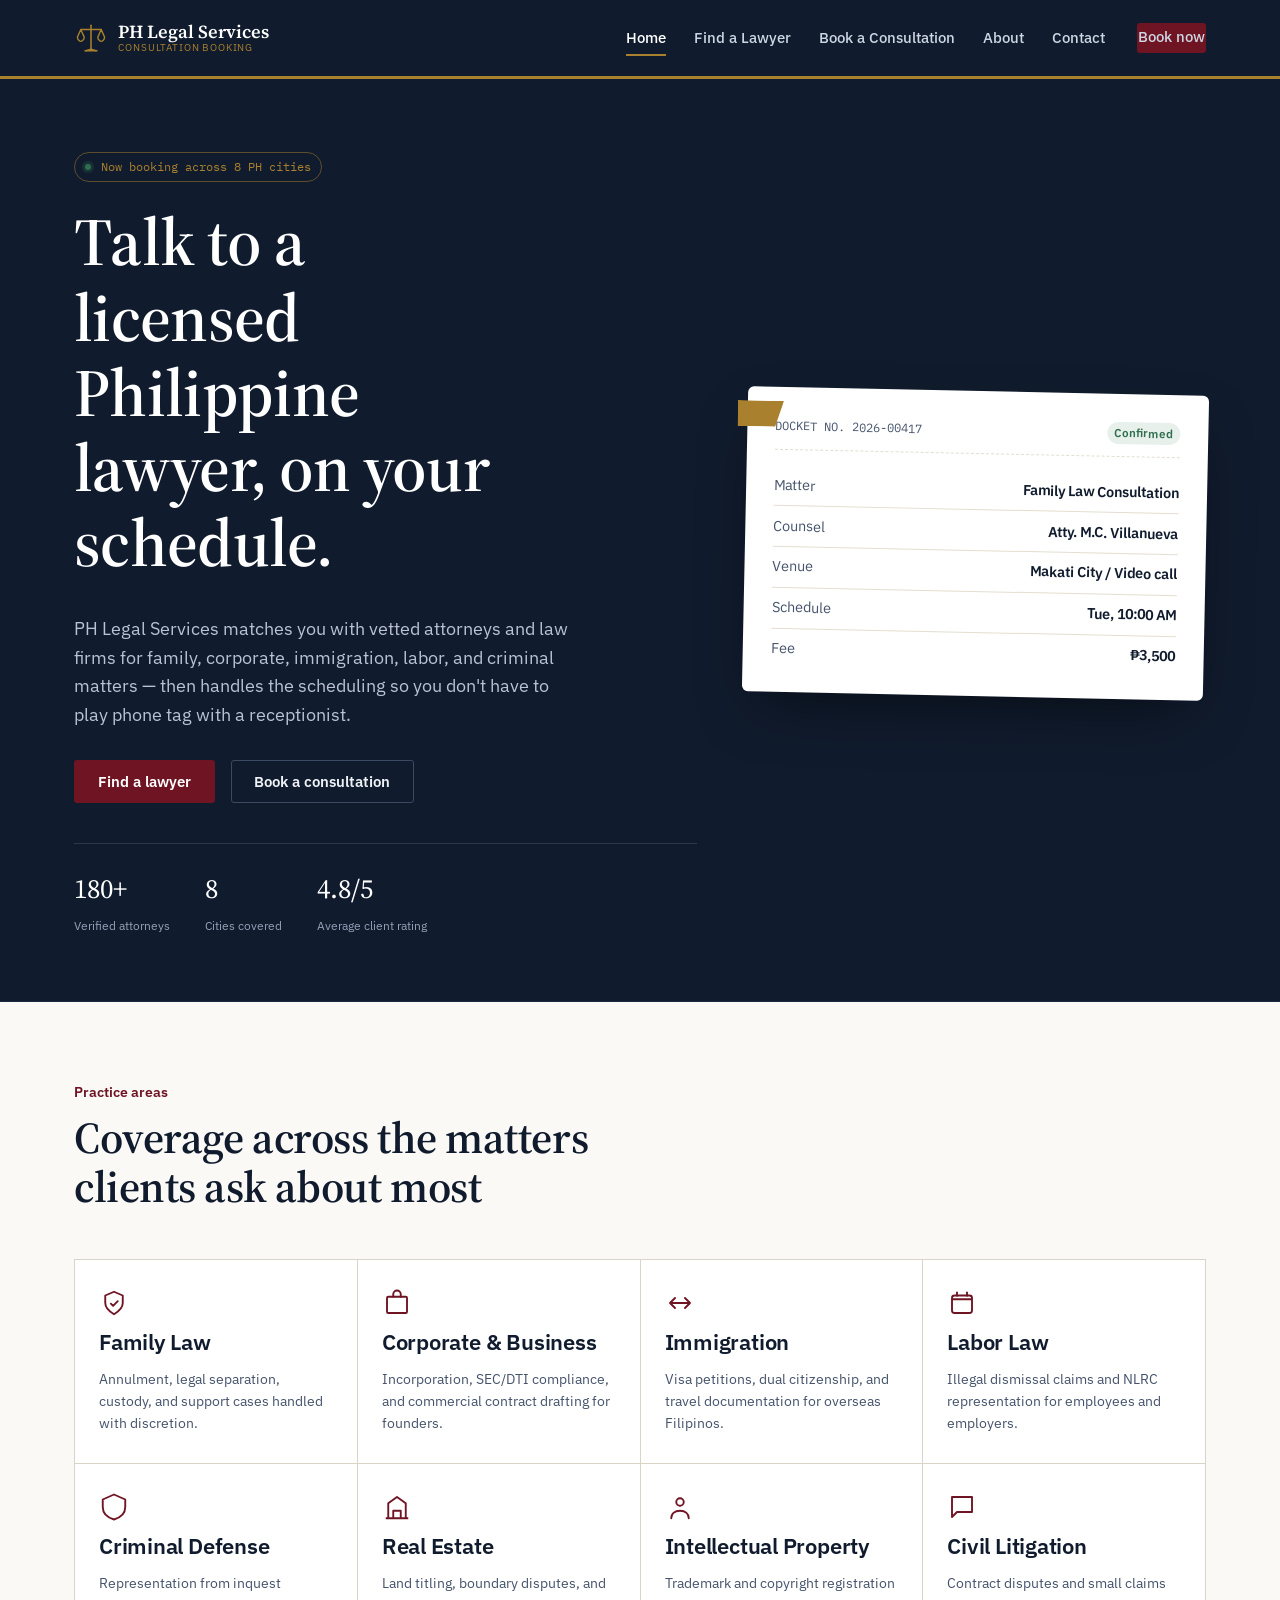
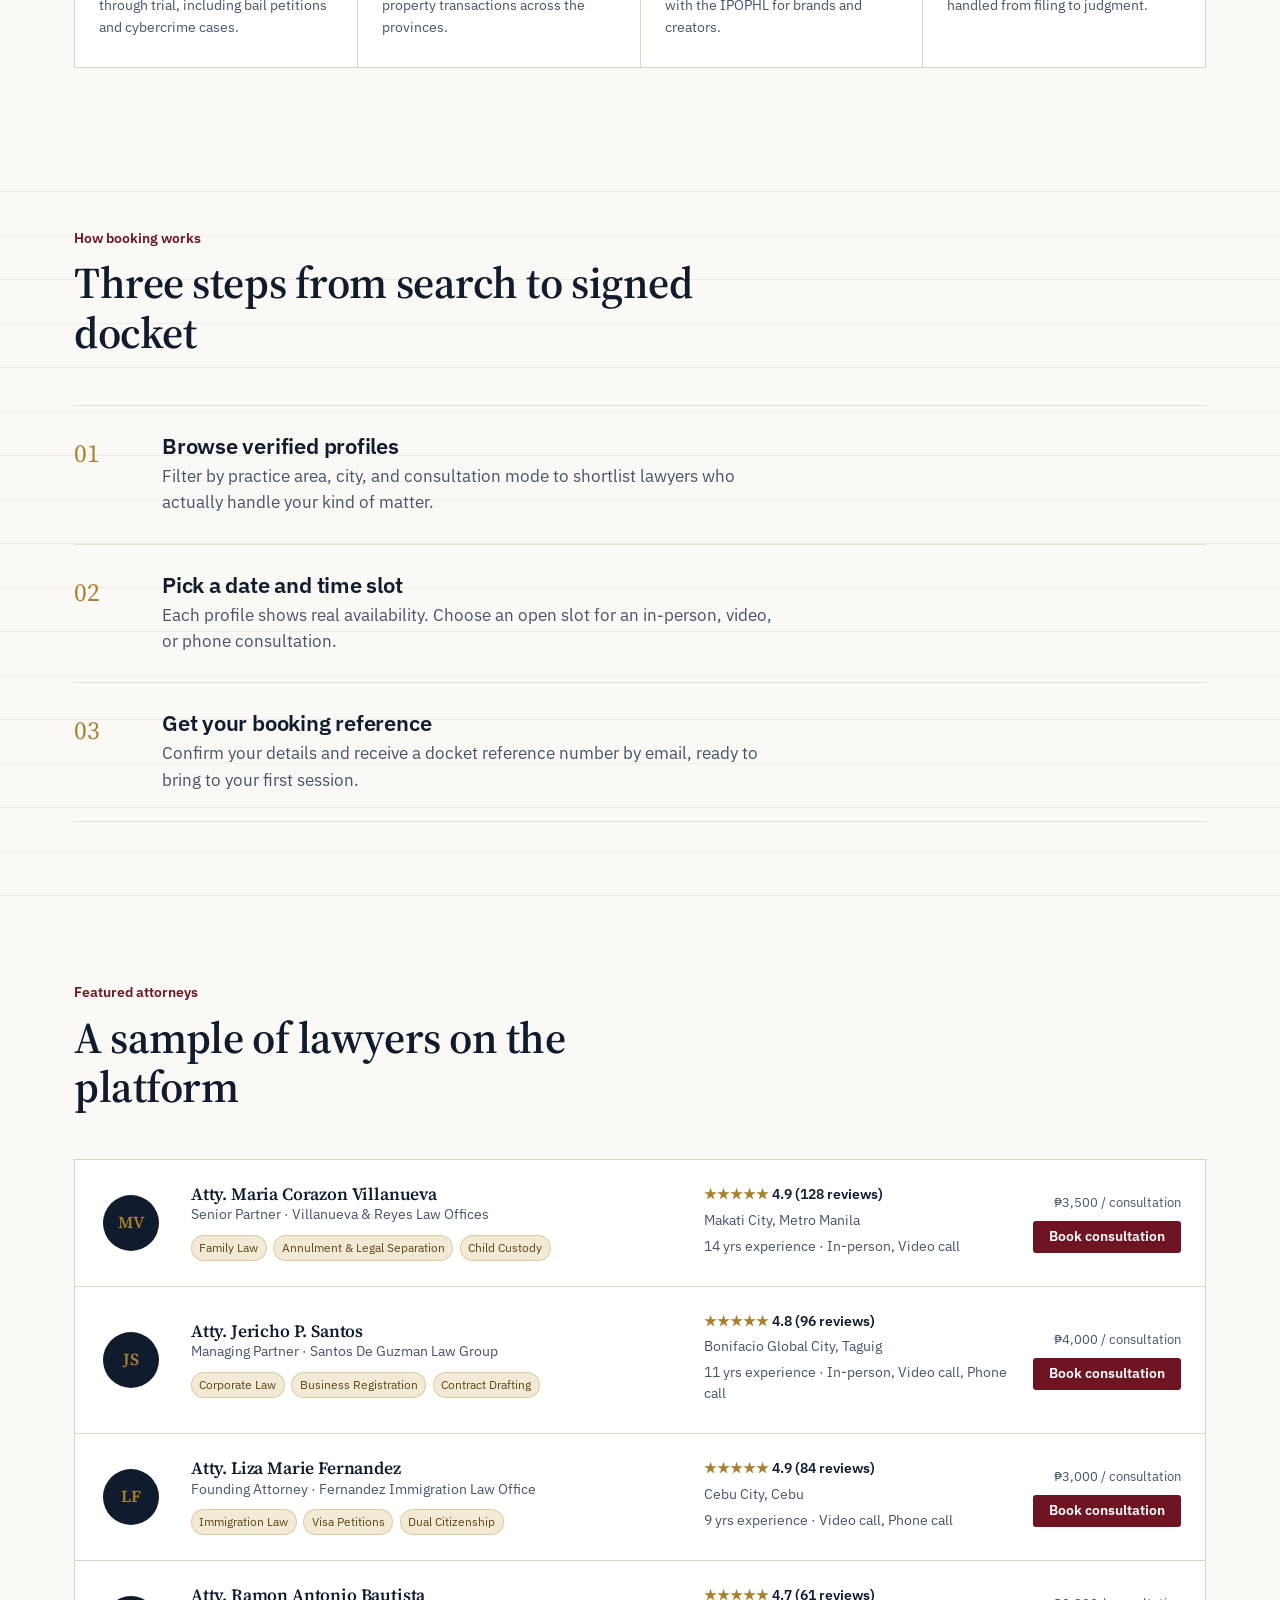
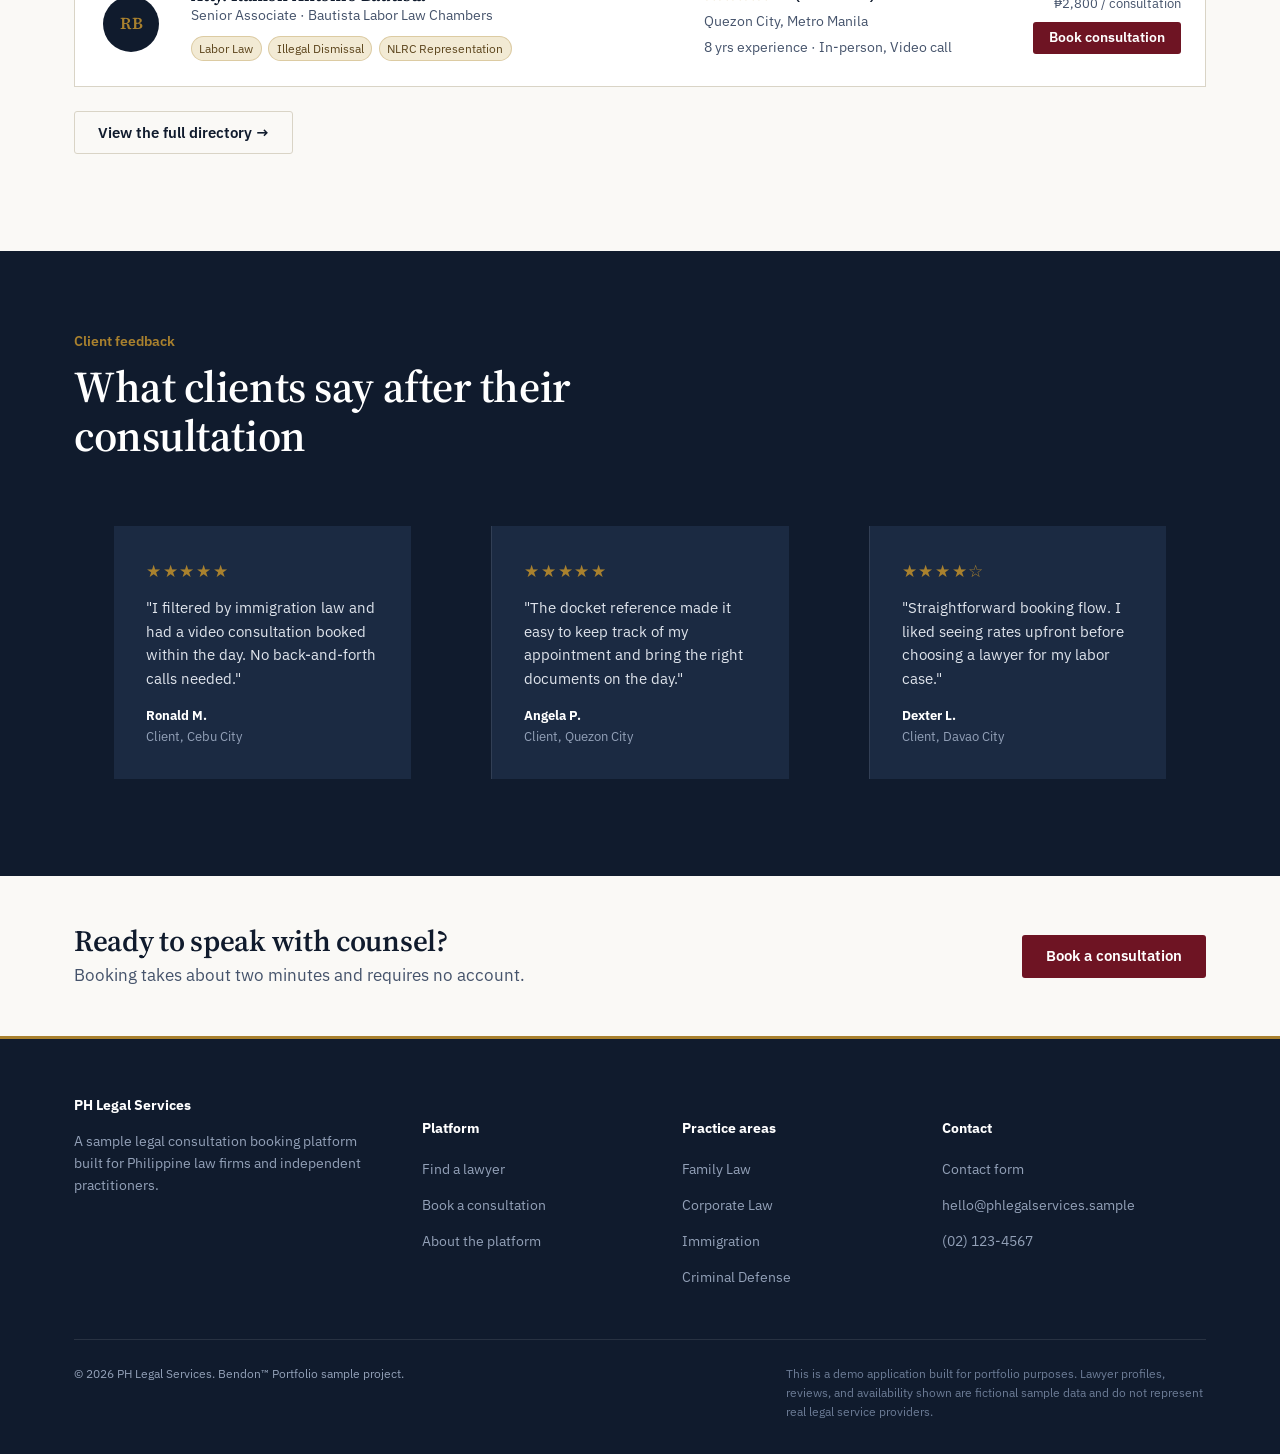
<file: index.html>
<!DOCTYPE html>
<html lang="en">
<head>
<meta charset="UTF-8">
<meta name="viewport" content="width=device-width, initial-scale=1.0">
<title>PH Legal Services — Book PH Lawyers &amp; Law Firms Online</title>
<meta name="description" content="A sample consultation booking platform connecting clients with lawyers and law firms across the Philippines. Portfolio project — no real bookings are processed.">
<link rel="preconnect" href="https://fonts.googleapis.com">
<link rel="preconnect" href="https://fonts.gstatic.com" crossorigin>
<link href="https://fonts.googleapis.com/css2?family=Source+Serif+4:wght@400;500;600;700&family=IBM+Plex+Sans:wght@400;500;600;700&family=IBM+Plex+Mono:wght@400;500&display=swap" rel="stylesheet">
<link rel="stylesheet" href="css/style.css">
</head>
<body>

<header class="site-header">
  <div class="container">
    <a href="index.html" class="brand">
      <svg class="brand-mark" viewBox="0 0 40 40" fill="none" xmlns="http://www.w3.org/2000/svg" aria-hidden="true">
        <path d="M20 5V33" stroke="#A9812E" stroke-width="1.8" stroke-linecap="round"/>
        <path d="M8 10H32" stroke="#A9812E" stroke-width="1.8" stroke-linecap="round"/>
        <path d="M8 10L4 19C4 22 7 24 8 24C9 24 12 22 12 19L8 10Z" stroke="#A9812E" stroke-width="1.6" stroke-linejoin="round"/>
        <path d="M32 10L28 19C28 22 31 24 32 24C33 24 36 22 36 19L32 10Z" stroke="#A9812E" stroke-width="1.6" stroke-linejoin="round"/>
        <path d="M13 35H27" stroke="#A9812E" stroke-width="1.8" stroke-linecap="round"/>
        <path d="M20 33L14 35" stroke="#A9812E" stroke-width="1.6" stroke-linecap="round"/>
        <path d="M20 33L26 35" stroke="#A9812E" stroke-width="1.6" stroke-linecap="round"/>
      </svg>
      <span class="brand-text">
        <span class="brand-name">PH Legal Services</span>
        <span class="brand-tag">CONSULTATION BOOKING</span>
      </span>
    </a>
    <nav class="main-nav" id="main-nav">
      <ul>
        <li><a href="index.html" aria-current="page">Home</a></li>
        <li><a href="lawyers.html">Find a Lawyer</a></li>
        <li><a href="booking.html">Book a Consultation</a></li>
        <li><a href="about.html">About</a></li>
        <li><a href="contact.html">Contact</a></li>
      </ul>
      <div class="nav-cta">
        <a href="booking.html" class="btn btn-primary btn-sm">Book now</a>
      </div>
    </nav>
    <button class="nav-toggle" aria-label="Toggle menu" aria-expanded="false">☰</button>
  </div>
</header>

<main>

  <section class="hero">
    <div class="container">
      <div class="hero-copy">
        <span class="docket-tag"><span class="dot"></span> Now booking across 8 PH cities</span>
        <h1>Talk to a licensed Philippine lawyer, on your schedule.</h1>
        <p class="lede">PH Legal Services matches you with vetted attorneys and law firms for family, corporate, immigration, labor, and criminal matters — then handles the scheduling so you don't have to play phone tag with a receptionist.</p>
        <div class="hero-actions">
          <a href="lawyers.html" class="btn btn-primary">Find a lawyer</a>
          <a href="booking.html" class="btn btn-ghost">Book a consultation</a>
        </div>
        <div class="hero-stats">
          <div><span class="stat-num">180+</span><span class="stat-label">Verified attorneys</span></div>
          <div><span class="stat-num">8</span><span class="stat-label">Cities covered</span></div>
          <div><span class="stat-num">4.8/5</span><span class="stat-label">Average client rating</span></div>
        </div>
      </div>

      <div class="docket-file" aria-hidden="true">
        <div class="df-head">
          <span class="df-no">DOCKET NO. 2026-00417</span>
          <span class="df-status">Confirmed</span>
        </div>
        <div class="df-row"><span class="k">Matter</span><span class="v">Family Law Consultation</span></div>
        <div class="df-row"><span class="k">Counsel</span><span class="v">Atty. M.C. Villanueva</span></div>
        <div class="df-row"><span class="k">Venue</span><span class="v">Makati City / Video call</span></div>
        <div class="df-row"><span class="k">Schedule</span><span class="v">Tue, 10:00 AM</span></div>
        <div class="df-row"><span class="k">Fee</span><span class="v">₱3,500</span></div>
      </div>
    </div>
  </section>

  <section class="section" id="areas">
    <div class="container">
      <div class="section-head">
        <span class="kicker">Practice areas</span>
        <h2>Coverage across the matters clients ask about most</h2>
      </div>
      <div class="areas-grid">
        <div class="area-card">
          <svg class="area-icon" viewBox="0 0 24 24" fill="none" stroke="currentColor" stroke-width="1.5"><path d="M12 21c-3-1.8-7-4.5-7-9V6l7-3 7 3v6c0 4.5-4 7.2-7 9Z" stroke-linejoin="round"/><path d="M9.5 12.5l1.8 1.8L15 10.5" stroke-linecap="round" stroke-linejoin="round"/></svg>
          <h4>Family Law</h4>
          <p>Annulment, legal separation, custody, and support cases handled with discretion.</p>
        </div>
        <div class="area-card">
          <svg class="area-icon" viewBox="0 0 24 24" fill="none" stroke="currentColor" stroke-width="1.5"><rect x="4" y="7" width="16" height="13" rx="1"/><path d="M9 7V5a3 3 0 0 1 6 0v2" stroke-linecap="round"/></svg>
          <h4>Corporate &amp; Business</h4>
          <p>Incorporation, SEC/DTI compliance, and commercial contract drafting for founders.</p>
        </div>
        <div class="area-card">
          <svg class="area-icon" viewBox="0 0 24 24" fill="none" stroke="currentColor" stroke-width="1.5"><path d="M4 12h16M4 12l4-4M4 12l4 4M20 12l-4-4M20 12l-4 4" stroke-linecap="round" stroke-linejoin="round"/></svg>
          <h4>Immigration</h4>
          <p>Visa petitions, dual citizenship, and travel documentation for overseas Filipinos.</p>
        </div>
        <div class="area-card">
          <svg class="area-icon" viewBox="0 0 24 24" fill="none" stroke="currentColor" stroke-width="1.5"><path d="M8 3v4M16 3v4M4 9h16M6 6h12a2 2 0 0 1 2 2v10a2 2 0 0 1-2 2H6a2 2 0 0 1-2-2V8a2 2 0 0 1 2-2Z"/></svg>
          <h4>Labor Law</h4>
          <p>Illegal dismissal claims and NLRC representation for employees and employers.</p>
        </div>
        <div class="area-card">
          <svg class="area-icon" viewBox="0 0 24 24" fill="none" stroke="currentColor" stroke-width="1.5"><path d="M12 2 3 6v6c0 5 4 8.5 9 10 5-1.5 9-5 9-10V6l-9-4Z" stroke-linejoin="round"/></svg>
          <h4>Criminal Defense</h4>
          <p>Representation from inquest through trial, including bail petitions and cybercrime cases.</p>
        </div>
        <div class="area-card">
          <svg class="area-icon" viewBox="0 0 24 24" fill="none" stroke="currentColor" stroke-width="1.5"><path d="M3 21h18M5 21V9l7-5 7 5v12M9 21v-6h6v6" stroke-linejoin="round"/></svg>
          <h4>Real Estate</h4>
          <p>Land titling, boundary disputes, and property transactions across the provinces.</p>
        </div>
        <div class="area-card">
          <svg class="area-icon" viewBox="0 0 24 24" fill="none" stroke="currentColor" stroke-width="1.5"><circle cx="12" cy="8" r="3"/><path d="M5 21c0-4 3-6 7-6s7 2 7 6" stroke-linecap="round"/></svg>
          <h4>Intellectual Property</h4>
          <p>Trademark and copyright registration with the IPOPHL for brands and creators.</p>
        </div>
        <div class="area-card">
          <svg class="area-icon" viewBox="0 0 24 24" fill="none" stroke="currentColor" stroke-width="1.5"><path d="M4 4h16v12H8l-4 4V4Z" stroke-linejoin="round"/></svg>
          <h4>Civil Litigation</h4>
          <p>Contract disputes and small claims handled from filing to judgment.</p>
        </div>
      </div>
    </div>
  </section>

  <section class="section section-ruled">
    <div class="container">
      <div class="section-head">
        <span class="kicker">How booking works</span>
        <h2>Three steps from search to signed docket</h2>
      </div>
      <ol class="process-list">
        <li>
          <div>
            <h4>Browse verified profiles</h4>
            <p>Filter by practice area, city, and consultation mode to shortlist lawyers who actually handle your kind of matter.</p>
          </div>
        </li>
        <li>
          <div>
            <h4>Pick a date and time slot</h4>
            <p>Each profile shows real availability. Choose an open slot for an in-person, video, or phone consultation.</p>
          </div>
        </li>
        <li>
          <div>
            <h4>Get your booking reference</h4>
            <p>Confirm your details and receive a docket reference number by email, ready to bring to your first session.</p>
          </div>
        </li>
      </ol>
    </div>
  </section>

  <section class="section" id="featured">
    <div class="container">
      <div class="section-head">
        <span class="kicker">Featured attorneys</span>
        <h2>A sample of lawyers on the platform</h2>
      </div>
      <div class="lawyer-list" data-lawyer-list data-limit="4"></div>
      <p style="margin-top:1.5rem;">
        <a href="lawyers.html" class="btn btn-ghost">View the full directory →</a>
      </p>
    </div>
  </section>

  <section class="section section-ink">
    <div class="container">
      <div class="section-head">
        <span class="kicker">Client feedback</span>
        <h2>What clients say after their consultation</h2>
      </div>
      <div class="testimonial-grid">
        <blockquote class="testimonial">
          <div class="stars">★★★★★</div>
          <p>"I filtered by immigration law and had a video consultation booked within the day. No back-and-forth calls needed."</p>
          <footer><strong>Ronald M.</strong> Client, Cebu City</footer>
        </blockquote>
        <blockquote class="testimonial">
          <div class="stars">★★★★★</div>
          <p>"The docket reference made it easy to keep track of my appointment and bring the right documents on the day."</p>
          <footer><strong>Angela P.</strong> Client, Quezon City</footer>
        </blockquote>
        <blockquote class="testimonial">
          <div class="stars">★★★★☆</div>
          <p>"Straightforward booking flow. I liked seeing rates upfront before choosing a lawyer for my labor case."</p>
          <footer><strong>Dexter L.</strong> Client, Davao City</footer>
        </blockquote>
      </div>
    </div>
  </section>

  <section class="section-tight">
    <div class="container" style="display:flex; justify-content:space-between; align-items:center; flex-wrap:wrap; gap:1.5rem;">
      <div>
        <h3 style="margin-bottom:0.3rem;">Ready to speak with counsel?</h3>
        <p style="margin-bottom:0; color:var(--ink-soft);">Booking takes about two minutes and requires no account.</p>
      </div>
      <a href="booking.html" class="btn btn-primary">Book a consultation</a>
    </div>
  </section>

</main>

<footer class="site-footer">
  <div class="container">
    <div class="footer-grid">
      <div class="footer-brand">
        <p><strong style="color:#fff;">PH Legal Services</strong></p>
        <p>A sample legal consultation booking platform built for Philippine law firms and independent practitioners.</p>
      </div>
      <div>
        <h5>Platform</h5>
        <ul>
          <li><a href="lawyers.html">Find a lawyer</a></li>
          <li><a href="booking.html">Book a consultation</a></li>
          <li><a href="about.html">About the platform</a></li>
        </ul>
      </div>
      <div>
        <h5>Practice areas</h5>
        <ul>
          <li><a href="lawyers.html">Family Law</a></li>
          <li><a href="lawyers.html">Corporate Law</a></li>
          <li><a href="lawyers.html">Immigration</a></li>
          <li><a href="lawyers.html">Criminal Defense</a></li>
        </ul>
      </div>
      <div>
        <h5>Contact</h5>
        <ul>
          <li><a href="contact.html">Contact form</a></li>
          <li><a href="mailto:hello@phlegalservices.sample">hello@phlegalservices.sample</a></li>
          <li><a href="tel:+6321234567">(02) 123-4567</a></li>
        </ul>
      </div>
    </div>
    <div class="footer-bottom">
      <span>© <span data-year></span> PH Legal Services. Bendon™ Portfolio sample project.</span>
      <span class="disclaimer">This is a demo application built for portfolio purposes. Lawyer profiles, reviews, and availability shown are fictional sample data and do not represent real legal service providers.</span>
    </div>
  </div>
</footer>

<script src="js/lawyers-data.js"></script>
<script src="js/main.js"></script>
<script src="js/directory.js"></script>
</body>
</html>
</file>
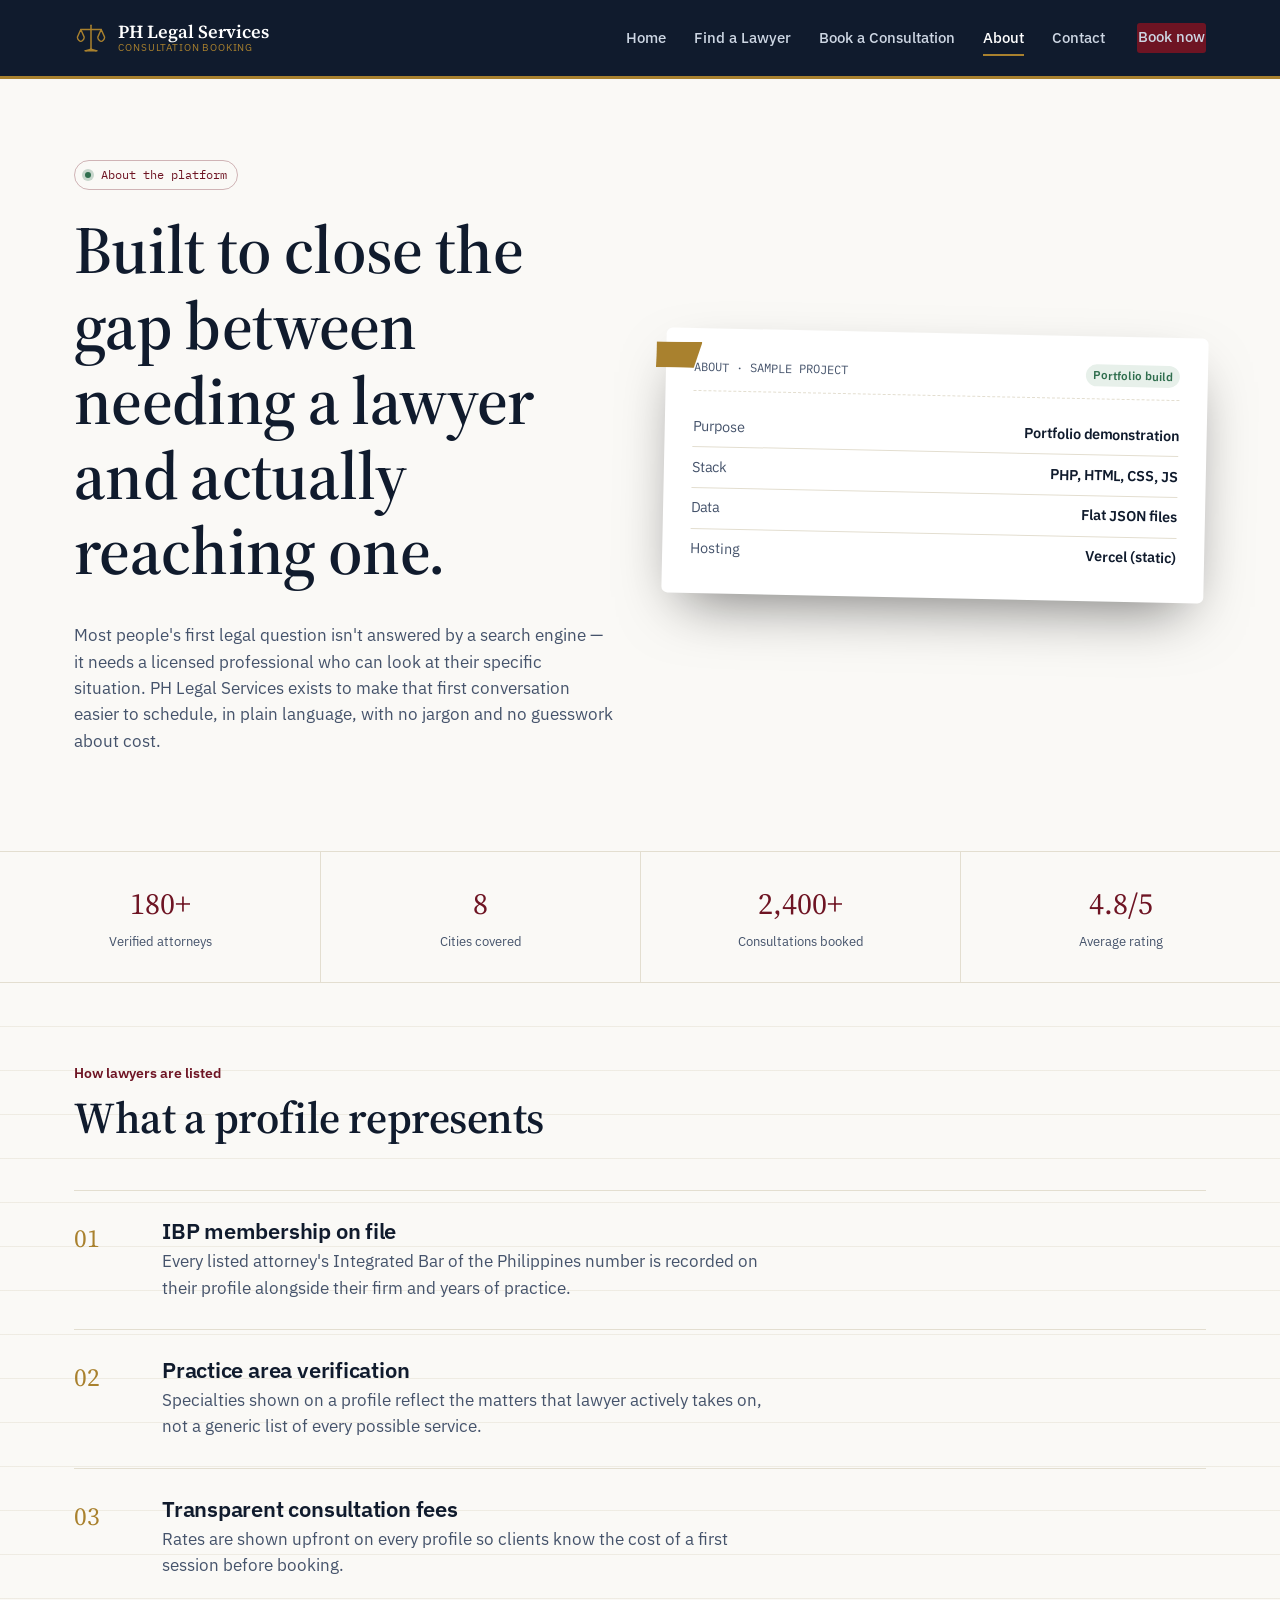
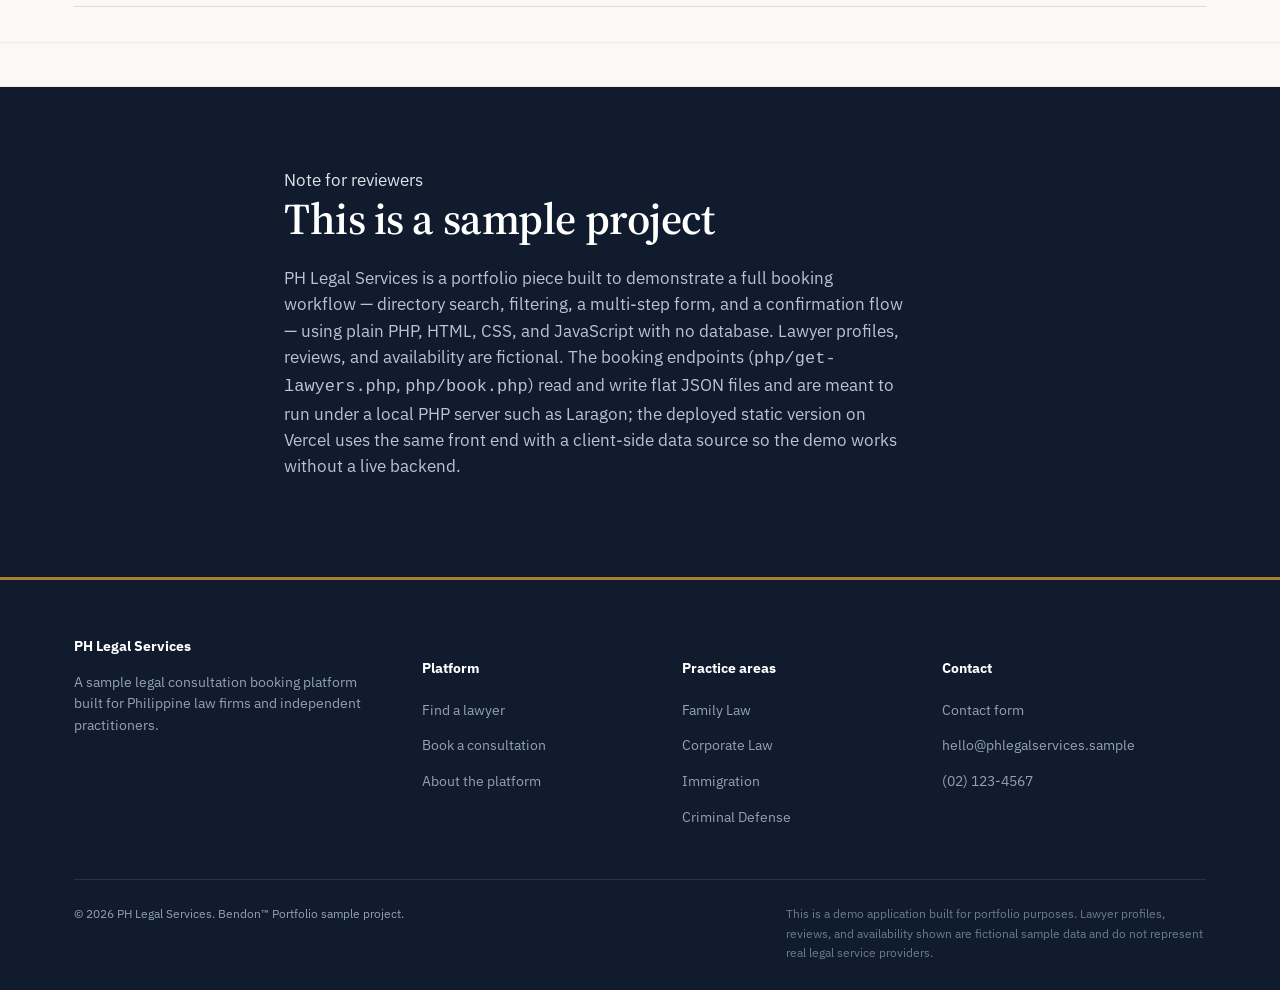
<file: about.html>
<!DOCTYPE html>
<html lang="en">
<head>
<meta charset="UTF-8">
<meta name="viewport" content="width=device-width, initial-scale=1.0">
<title>About — PH Legal Services</title>
<meta name="description" content="Why PH Legal Services exists and how it vets lawyers before listing them on the platform.">
<link rel="preconnect" href="https://fonts.googleapis.com">
<link rel="preconnect" href="https://fonts.gstatic.com" crossorigin>
<link href="https://fonts.googleapis.com/css2?family=Source+Serif+4:wght@400;500;600;700&family=IBM+Plex+Sans:wght@400;500;600;700&family=IBM+Plex+Mono:wght@400;500&display=swap" rel="stylesheet">
<link rel="stylesheet" href="css/style.css">
</head>
<body>

<header class="site-header">
  <div class="container">
    <a href="index.html" class="brand">
      <svg class="brand-mark" viewBox="0 0 40 40" fill="none" xmlns="http://www.w3.org/2000/svg" aria-hidden="true">
        <path d="M20 5V33" stroke="#A9812E" stroke-width="1.8" stroke-linecap="round"/>
        <path d="M8 10H32" stroke="#A9812E" stroke-width="1.8" stroke-linecap="round"/>
        <path d="M8 10L4 19C4 22 7 24 8 24C9 24 12 22 12 19L8 10Z" stroke="#A9812E" stroke-width="1.6" stroke-linejoin="round"/>
        <path d="M32 10L28 19C28 22 31 24 32 24C33 24 36 22 36 19L32 10Z" stroke="#A9812E" stroke-width="1.6" stroke-linejoin="round"/>
        <path d="M13 35H27" stroke="#A9812E" stroke-width="1.8" stroke-linecap="round"/>
        <path d="M20 33L14 35" stroke="#A9812E" stroke-width="1.6" stroke-linecap="round"/>
        <path d="M20 33L26 35" stroke="#A9812E" stroke-width="1.6" stroke-linecap="round"/>
      </svg>
      <span class="brand-text">
        <span class="brand-name">PH Legal Services</span>
        <span class="brand-tag">CONSULTATION BOOKING</span>
      </span>
    </a>
    <nav class="main-nav" id="main-nav">
      <ul>
        <li><a href="index.html">Home</a></li>
        <li><a href="lawyers.html">Find a Lawyer</a></li>
        <li><a href="booking.html">Book a Consultation</a></li>
        <li><a href="about.html" aria-current="page">About</a></li>
        <li><a href="contact.html">Contact</a></li>
      </ul>
      <div class="nav-cta">
        <a href="booking.html" class="btn btn-primary btn-sm">Book now</a>
      </div>
    </nav>
    <button class="nav-toggle" aria-label="Toggle menu" aria-expanded="false">☰</button>
  </div>
</header>

<main>

  <section class="section">
    <div class="container split-hero">
      <div>
        <span class="docket-tag" style="color:var(--maroon); border-color:rgba(110,20,35,0.3);"><span class="dot"></span> About the platform</span>
        <h1>Built to close the gap between needing a lawyer and actually reaching one.</h1>
        <p class="lede" style="color:var(--ink-soft);">Most people's first legal question isn't answered by a search engine — it needs a licensed professional who can look at their specific situation. PH Legal Services exists to make that first conversation easier to schedule, in plain language, with no jargon and no guesswork about cost.</p>
      </div>
      <div class="docket-file">
        <div class="df-head">
          <span class="df-no">ABOUT · SAMPLE PROJECT</span>
          <span class="df-status">Portfolio build</span>
        </div>
        <div class="df-row"><span class="k">Purpose</span><span class="v">Portfolio demonstration</span></div>
        <div class="df-row"><span class="k">Stack</span><span class="v">PHP, HTML, CSS, JS</span></div>
        <div class="df-row"><span class="k">Data</span><span class="v">Flat JSON files</span></div>
        <div class="df-row"><span class="k">Hosting</span><span class="v">Vercel (static)</span></div>
      </div>
    </div>
  </section>

  <section class="stat-strip">
    <div><span class="stat-num">180+</span><span class="stat-label">Verified attorneys</span></div>
    <div><span class="stat-num">8</span><span class="stat-label">Cities covered</span></div>
    <div><span class="stat-num">2,400+</span><span class="stat-label">Consultations booked</span></div>
    <div><span class="stat-num">4.8/5</span><span class="stat-label">Average rating</span></div>
  </section>

  <section class="section section-ruled">
    <div class="container">
      <div class="section-head">
        <span class="kicker">How lawyers are listed</span>
        <h2>What a profile represents</h2>
      </div>
      <ol class="process-list">
        <li>
          <div>
            <h4>IBP membership on file</h4>
            <p>Every listed attorney's Integrated Bar of the Philippines number is recorded on their profile alongside their firm and years of practice.</p>
          </div>
        </li>
        <li>
          <div>
            <h4>Practice area verification</h4>
            <p>Specialties shown on a profile reflect the matters that lawyer actively takes on, not a generic list of every possible service.</p>
          </div>
        </li>
        <li>
          <div>
            <h4>Transparent consultation fees</h4>
            <p>Rates are shown upfront on every profile so clients know the cost of a first session before booking.</p>
          </div>
        </li>
      </ol>
    </div>
  </section>

  <section class="section section-ink">
    <div class="container" style="max-width:760px;">
      <span class="kicker">Note for reviewers</span>
      <h2 style="color:#fff;">This is a sample project</h2>
      <p>PH Legal Services is a portfolio piece built to demonstrate a full booking workflow — directory search, filtering, a multi-step form, and a confirmation flow — using plain PHP, HTML, CSS, and JavaScript with no database. Lawyer profiles, reviews, and availability are fictional. The booking endpoints (<code>php/get-lawyers.php</code>, <code>php/book.php</code>) read and write flat JSON files and are meant to run under a local PHP server such as Laragon; the deployed static version on Vercel uses the same front end with a client-side data source so the demo works without a live backend.</p>
    </div>
  </section>

</main>

<footer class="site-footer">
  <div class="container">
    <div class="footer-grid">
      <div class="footer-brand">
        <p><strong style="color:#fff;">PH Legal Services</strong></p>
        <p>A sample legal consultation booking platform built for Philippine law firms and independent practitioners.</p>
      </div>
      <div>
        <h5>Platform</h5>
        <ul>
          <li><a href="lawyers.html">Find a lawyer</a></li>
          <li><a href="booking.html">Book a consultation</a></li>
          <li><a href="about.html">About the platform</a></li>
        </ul>
      </div>
      <div>
        <h5>Practice areas</h5>
        <ul>
          <li><a href="lawyers.html">Family Law</a></li>
          <li><a href="lawyers.html">Corporate Law</a></li>
          <li><a href="lawyers.html">Immigration</a></li>
          <li><a href="lawyers.html">Criminal Defense</a></li>
        </ul>
      </div>
      <div>
        <h5>Contact</h5>
        <ul>
          <li><a href="contact.html">Contact form</a></li>
          <li><a href="mailto:hello@phlegalservices.sample">hello@phlegalservices.sample</a></li>
          <li><a href="tel:+6321234567">(02) 123-4567</a></li>
        </ul>
      </div>
    </div>
    <div class="footer-bottom">
      <span>© <span data-year></span> PH Legal Services. Bendon™ Portfolio sample project.</span>
      <span class="disclaimer">This is a demo application built for portfolio purposes. Lawyer profiles, reviews, and availability shown are fictional sample data and do not represent real legal service providers.</span>
    </div>
  </div>
</footer>

<script src="js/main.js"></script>
</body>
</html>
</file>
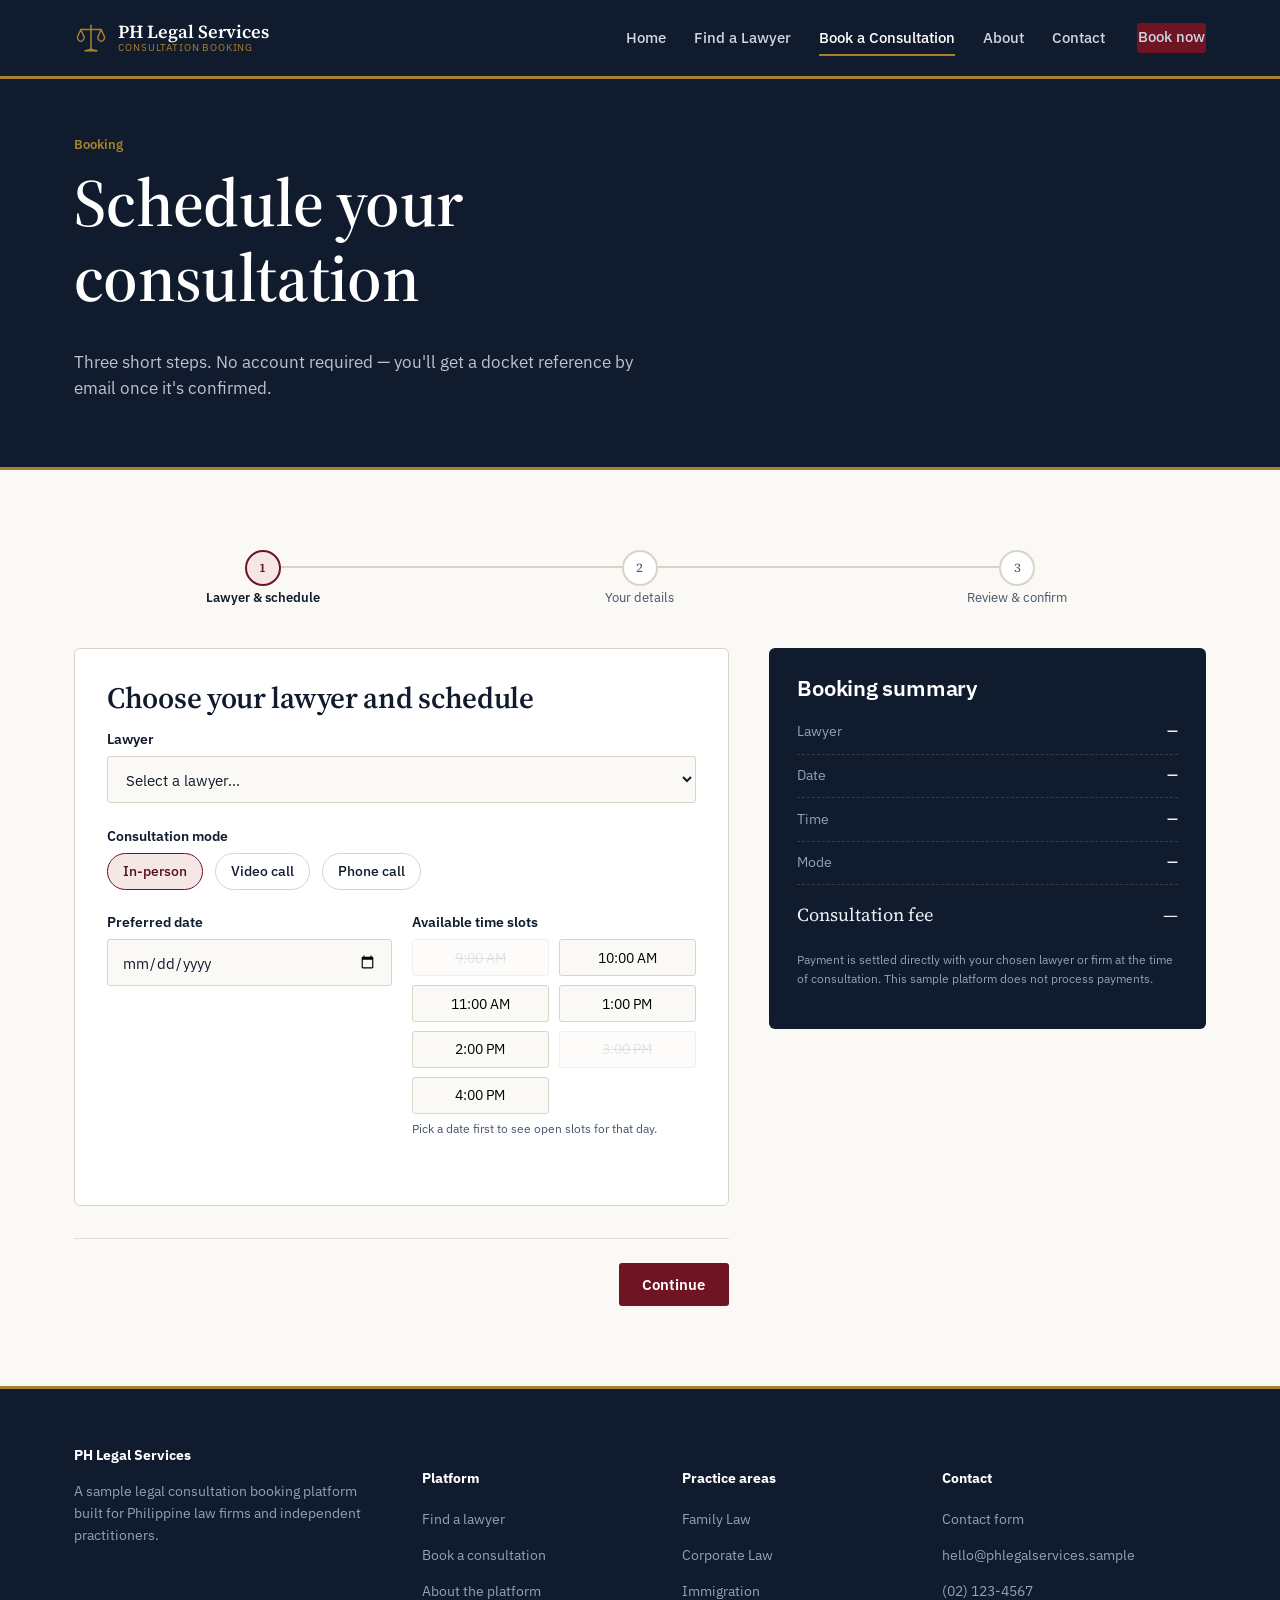
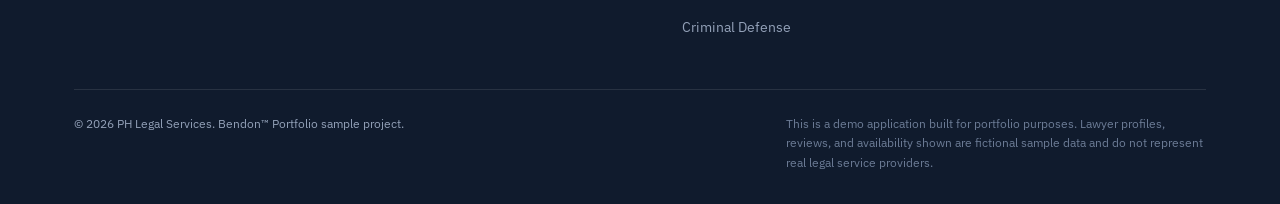
<file: booking.html>
<!DOCTYPE html>
<html lang="en">
<head>
<meta charset="UTF-8">
<meta name="viewport" content="width=device-width, initial-scale=1.0">
<title>Book a Consultation — PH Legal Services</title>
<meta name="description" content="Book a legal consultation with a Philippine lawyer in three quick steps.">
<link rel="preconnect" href="https://fonts.googleapis.com">
<link rel="preconnect" href="https://fonts.gstatic.com" crossorigin>
<link href="https://fonts.googleapis.com/css2?family=Source+Serif+4:wght@400;500;600;700&family=IBM+Plex+Sans:wght@400;500;600;700&family=IBM+Plex+Mono:wght@400;500&display=swap" rel="stylesheet">
<link rel="stylesheet" href="css/style.css">
</head>
<body>

<header class="site-header">
  <div class="container">
    <a href="index.html" class="brand">
      <svg class="brand-mark" viewBox="0 0 40 40" fill="none" xmlns="http://www.w3.org/2000/svg" aria-hidden="true">
        <path d="M20 5V33" stroke="#A9812E" stroke-width="1.8" stroke-linecap="round"/>
        <path d="M8 10H32" stroke="#A9812E" stroke-width="1.8" stroke-linecap="round"/>
        <path d="M8 10L4 19C4 22 7 24 8 24C9 24 12 22 12 19L8 10Z" stroke="#A9812E" stroke-width="1.6" stroke-linejoin="round"/>
        <path d="M32 10L28 19C28 22 31 24 32 24C33 24 36 22 36 19L32 10Z" stroke="#A9812E" stroke-width="1.6" stroke-linejoin="round"/>
        <path d="M13 35H27" stroke="#A9812E" stroke-width="1.8" stroke-linecap="round"/>
        <path d="M20 33L14 35" stroke="#A9812E" stroke-width="1.6" stroke-linecap="round"/>
        <path d="M20 33L26 35" stroke="#A9812E" stroke-width="1.6" stroke-linecap="round"/>
      </svg>
      <span class="brand-text">
        <span class="brand-name">PH Legal Services</span>
        <span class="brand-tag">CONSULTATION BOOKING</span>
      </span>
    </a>
    <nav class="main-nav" id="main-nav">
      <ul>
        <li><a href="index.html">Home</a></li>
        <li><a href="lawyers.html">Find a Lawyer</a></li>
        <li><a href="booking.html" aria-current="page">Book a Consultation</a></li>
        <li><a href="about.html">About</a></li>
        <li><a href="contact.html">Contact</a></li>
      </ul>
      <div class="nav-cta">
        <a href="booking.html" class="btn btn-primary btn-sm">Book now</a>
      </div>
    </nav>
    <button class="nav-toggle" aria-label="Toggle menu" aria-expanded="false">☰</button>
  </div>
</header>

<main>

  <section class="page-band">
    <div class="container">
      <span class="kicker">Booking</span>
      <h1 style="max-width:22ch; color:#fff;">Schedule your consultation</h1>
      <p>Three short steps. No account required — you'll get a docket reference by email once it's confirmed.</p>
    </div>
  </section>

  <section class="section">
    <div class="container">

      <ol class="stepper">
        <li class="is-active">Lawyer &amp; schedule</li>
        <li>Your details</li>
        <li>Review &amp; confirm</li>
      </ol>

      <div class="booking-shell">
        <form id="booking-form" novalidate>

          <div class="alert alert-error" role="alert" data-form-alert></div>

          <!-- Step 1: lawyer + schedule -->
          <div class="form-panel is-active">
            <div class="form-card">
              <h3>Choose your lawyer and schedule</h3>

              <div class="field-group">
                <label for="lawyer-select">Lawyer</label>
                <select id="lawyer-select" required>
                  <option value="" disabled selected>Select a lawyer…</option>
                </select>
                <p class="field-hint" id="lawyer-hint"></p>
                <p class="field-error">Please select a lawyer to continue.</p>
              </div>

              <div class="field-group">
                <label>Consultation mode</label>
                <div class="mode-options" id="mode-options"></div>
              </div>

              <div class="field-row">
                <div class="field-group">
                  <label for="booking-date">Preferred date</label>
                  <input type="date" id="booking-date" required>
                  <p class="field-error">Please choose a date.</p>
                </div>
                <div class="field-group" id="slot-error-group">
                  <label>Available time slots</label>
                  <div class="slot-grid" id="slot-grid"></div>
                  <p class="field-hint">Pick a date first to see open slots for that day.</p>
                  <p class="field-error">Please select an available time slot.</p>
                </div>
              </div>
            </div>

            <div class="form-actions">
              <span></span>
              <button type="button" class="btn btn-primary" data-next-step>Continue</button>
            </div>
          </div>

          <!-- Step 2: client details -->
          <div class="form-panel">
            <div class="form-card">
              <h3>Your details</h3>

              <div class="field-row">
                <div class="field-group">
                  <label for="client-name">Full name</label>
                  <input type="text" id="client-name" required autocomplete="name">
                  <p class="field-error">Please enter your full name.</p>
                </div>
                <div class="field-group">
                  <label for="client-phone">Mobile number</label>
                  <input type="tel" id="client-phone" required pattern="^(\+63|0)9\d{9}$" placeholder="09XX XXX XXXX" autocomplete="tel">
                  <p class="field-error">Please enter a valid PH mobile number (e.g. 0917 123 4567).</p>
                </div>
              </div>

              <div class="field-group">
                <label for="client-email">Email address</label>
                <input type="email" id="client-email" required autocomplete="email">
                <p class="field-error">Please enter a valid email address.</p>
              </div>

              <div class="field-group">
                <label for="client-concern">Briefly describe your concern</label>
                <textarea id="client-concern" required minlength="10" placeholder="e.g. I need help reviewing a lease agreement before signing."></textarea>
                <p class="field-hint">This is shared with the lawyer ahead of your session so they can prepare.</p>
                <p class="field-error">Please add a few words about your concern (at least 10 characters).</p>
              </div>
            </div>

            <div class="form-actions">
              <button type="button" class="btn btn-ghost" data-prev-step>Back</button>
              <button type="button" class="btn btn-primary" data-next-step>Continue</button>
            </div>
          </div>

          <!-- Step 3: review + submit -->
          <div class="form-panel">
            <div class="form-card">
              <h3>Review your booking</h3>
              <p style="color:var(--ink-soft);">Double-check the details on the right before confirming. You can still go back to make changes.</p>

              <div class="field-group" style="margin-top:1.5rem;">
                <label style="display:flex; align-items:flex-start; gap:0.6rem; font-weight:400;">
                  <input type="checkbox" id="consent-check" required style="margin-top:0.3rem;">
                  <span>I understand this is a paid consultation and agree to share the details above with the selected lawyer.</span>
                </label>
                <p class="field-error">Please confirm before submitting.</p>
              </div>
            </div>

            <div class="form-actions">
              <button type="button" class="btn btn-ghost" data-prev-step>Back</button>
              <button type="submit" class="btn btn-primary">Confirm booking</button>
            </div>
          </div>

          <!-- Confirmation -->
          <div class="form-card confirm-panel" id="confirm-panel" style="display:none;">
            <div class="confirm-badge" aria-hidden="true">
              <svg width="28" height="28" viewBox="0 0 24 24" fill="none" stroke="currentColor" stroke-width="2"><path d="M20 6 9 17l-5-5" stroke-linecap="round" stroke-linejoin="round"/></svg>
            </div>
            <h3>Booking confirmed</h3>
            <span class="confirm-code" id="confirm-reference"></span>
            <p id="confirm-summary" style="color:var(--ink-soft);"></p>
            <p style="font-size:0.85rem; color:var(--ink-soft);">A confirmation has been sent to <strong id="confirm-email"></strong>. Save your docket reference — you'll need it when you arrive or join the call.</p>
            <a href="lawyers.html" class="btn btn-ghost" style="margin-top:1rem;">Browse more lawyers</a>
          </div>

        </form>

        <aside class="receipt">
          <h4>Booking summary</h4>
          <div class="r-row"><span class="k">Lawyer</span><span class="v" id="receipt-lawyer">—</span></div>
          <div class="r-row"><span class="k">Date</span><span class="v" id="receipt-date">—</span></div>
          <div class="r-row"><span class="k">Time</span><span class="v" id="receipt-time">—</span></div>
          <div class="r-row"><span class="k">Mode</span><span class="v" id="receipt-mode">—</span></div>
          <div class="r-total"><span>Consultation fee</span><span id="receipt-rate">—</span></div>
          <p class="r-note">Payment is settled directly with your chosen lawyer or firm at the time of consultation. This sample platform does not process payments.</p>
        </aside>
      </div>

    </div>
  </section>

</main>

<footer class="site-footer">
  <div class="container">
    <div class="footer-grid">
      <div class="footer-brand">
        <p><strong style="color:#fff;">PH Legal Services</strong></p>
        <p>A sample legal consultation booking platform built for Philippine law firms and independent practitioners.</p>
      </div>
      <div>
        <h5>Platform</h5>
        <ul>
          <li><a href="lawyers.html">Find a lawyer</a></li>
          <li><a href="booking.html">Book a consultation</a></li>
          <li><a href="about.html">About the platform</a></li>
        </ul>
      </div>
      <div>
        <h5>Practice areas</h5>
        <ul>
          <li><a href="lawyers.html">Family Law</a></li>
          <li><a href="lawyers.html">Corporate Law</a></li>
          <li><a href="lawyers.html">Immigration</a></li>
          <li><a href="lawyers.html">Criminal Defense</a></li>
        </ul>
      </div>
      <div>
        <h5>Contact</h5>
        <ul>
          <li><a href="contact.html">Contact form</a></li>
          <li><a href="mailto:hello@phlegalservices.sample">hello@phlegalservices.sample</a></li>
          <li><a href="tel:+6321234567">(02) 123-4567</a></li>
        </ul>
      </div>
    </div>
    <div class="footer-bottom">
      <span>© <span data-year></span> PH Legal Services. Bendon™ Portfolio sample project.</span>
      <span class="disclaimer">This is a demo application built for portfolio purposes. Lawyer profiles, reviews, and availability shown are fictional sample data and do not represent real legal service providers.</span>
    </div>
  </div>
</footer>

<script src="js/lawyers-data.js"></script>
<script src="js/main.js"></script>
<script src="js/booking.js"></script>
</body>
</html>
</file>
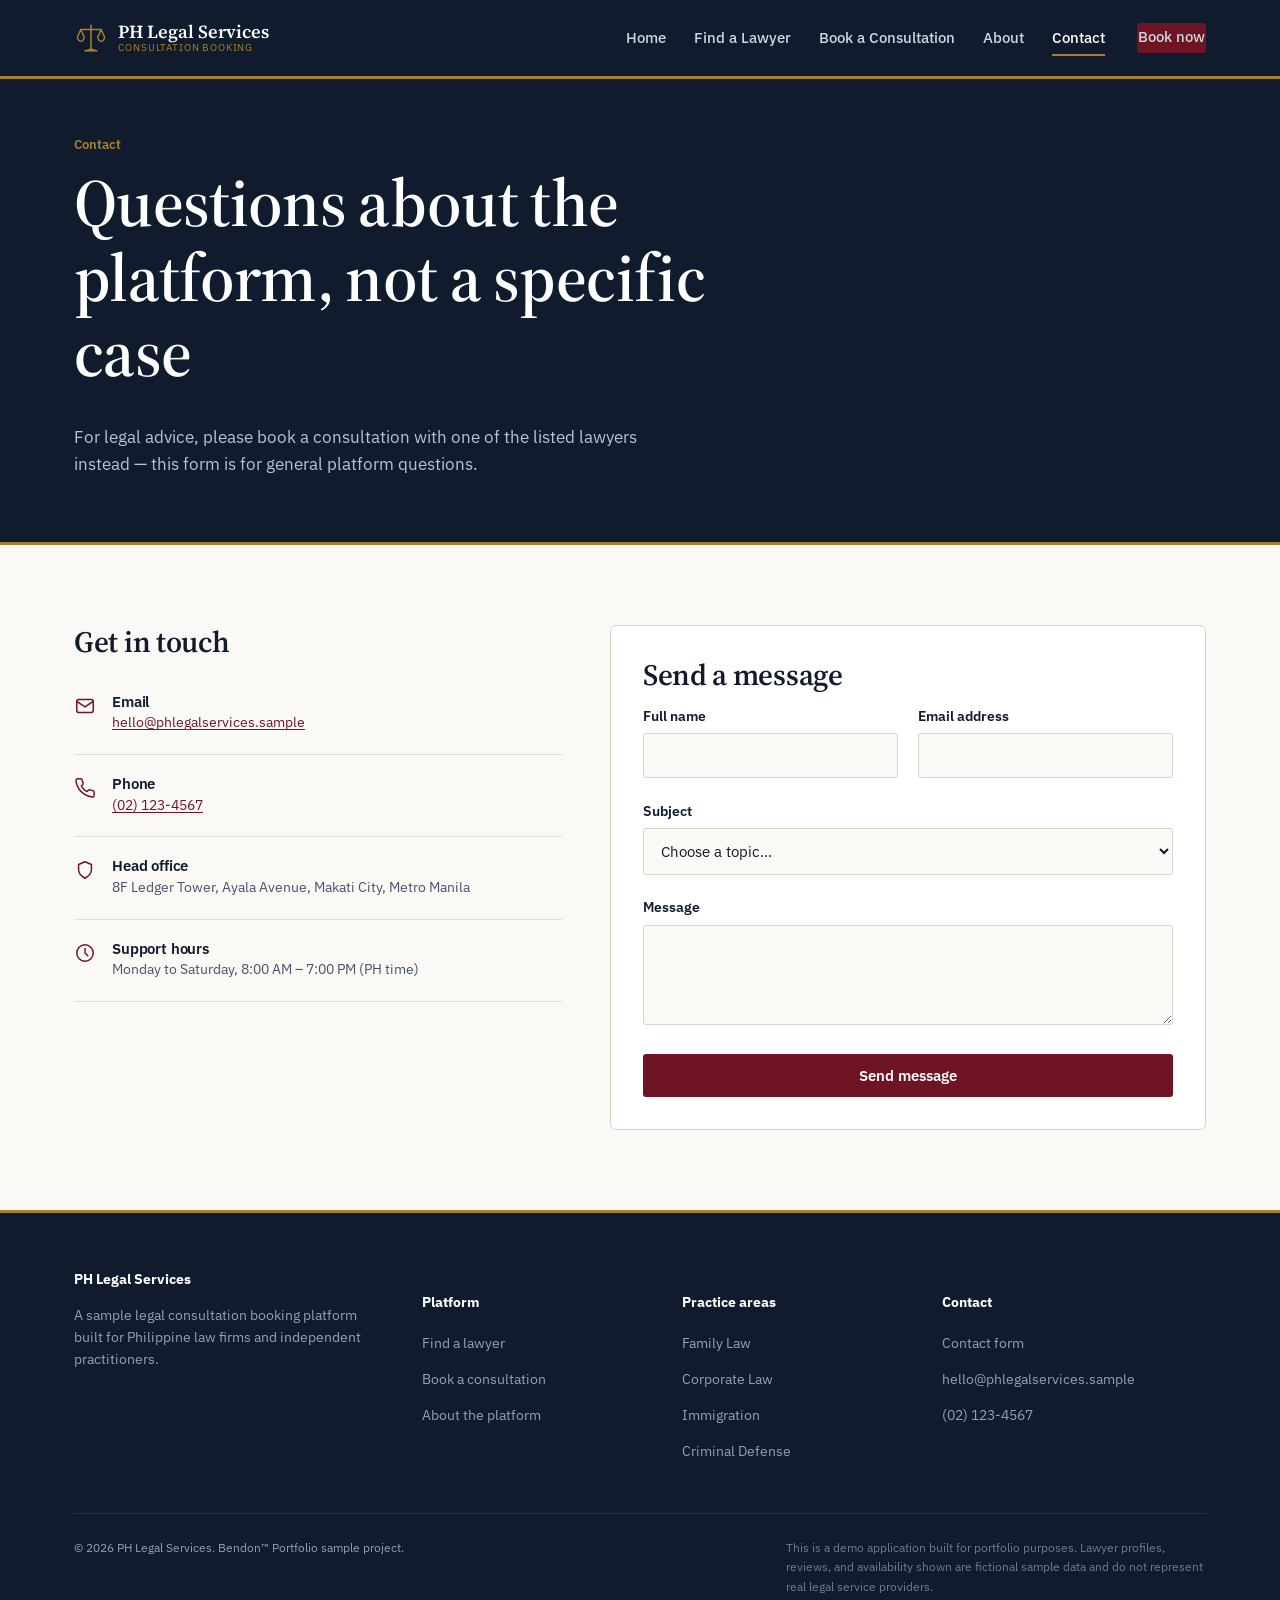
<file: contact.html>
<!DOCTYPE html>
<html lang="en">
<head>
<meta charset="UTF-8">
<meta name="viewport" content="width=device-width, initial-scale=1.0">
<title>Contact — PH Legal Services</title>
<meta name="description" content="Get in touch with the PH Legal Services team.">
<link rel="preconnect" href="https://fonts.googleapis.com">
<link rel="preconnect" href="https://fonts.gstatic.com" crossorigin>
<link href="https://fonts.googleapis.com/css2?family=Source+Serif+4:wght@400;500;600;700&family=IBM+Plex+Sans:wght@400;500;600;700&family=IBM+Plex+Mono:wght@400;500&display=swap" rel="stylesheet">
<link rel="stylesheet" href="css/style.css">
</head>
<body>

<header class="site-header">
  <div class="container">
    <a href="index.html" class="brand">
      <svg class="brand-mark" viewBox="0 0 40 40" fill="none" xmlns="http://www.w3.org/2000/svg" aria-hidden="true">
        <path d="M20 5V33" stroke="#A9812E" stroke-width="1.8" stroke-linecap="round"/>
        <path d="M8 10H32" stroke="#A9812E" stroke-width="1.8" stroke-linecap="round"/>
        <path d="M8 10L4 19C4 22 7 24 8 24C9 24 12 22 12 19L8 10Z" stroke="#A9812E" stroke-width="1.6" stroke-linejoin="round"/>
        <path d="M32 10L28 19C28 22 31 24 32 24C33 24 36 22 36 19L32 10Z" stroke="#A9812E" stroke-width="1.6" stroke-linejoin="round"/>
        <path d="M13 35H27" stroke="#A9812E" stroke-width="1.8" stroke-linecap="round"/>
        <path d="M20 33L14 35" stroke="#A9812E" stroke-width="1.6" stroke-linecap="round"/>
        <path d="M20 33L26 35" stroke="#A9812E" stroke-width="1.6" stroke-linecap="round"/>
      </svg>
      <span class="brand-text">
        <span class="brand-name">PH Legal Services</span>
        <span class="brand-tag">CONSULTATION BOOKING</span>
      </span>
    </a>
    <nav class="main-nav" id="main-nav">
      <ul>
        <li><a href="index.html">Home</a></li>
        <li><a href="lawyers.html">Find a Lawyer</a></li>
        <li><a href="booking.html">Book a Consultation</a></li>
        <li><a href="about.html">About</a></li>
        <li><a href="contact.html" aria-current="page">Contact</a></li>
      </ul>
      <div class="nav-cta">
        <a href="booking.html" class="btn btn-primary btn-sm">Book now</a>
      </div>
    </nav>
    <button class="nav-toggle" aria-label="Toggle menu" aria-expanded="false">☰</button>
  </div>
</header>

<main>

  <section class="page-band">
    <div class="container">
      <span class="kicker">Contact</span>
      <h1 style="max-width:20ch; color:#fff;">Questions about the platform, not a specific case</h1>
      <p>For legal advice, please book a consultation with one of the listed lawyers instead — this form is for general platform questions.</p>
    </div>
  </section>

  <section class="section">
    <div class="container contact-grid">

      <div>
        <h3>Get in touch</h3>
        <div class="contact-info-item">
          <svg class="ci-icon" viewBox="0 0 24 24" fill="none" stroke="currentColor" stroke-width="1.6"><rect x="3" y="5" width="18" height="14" rx="2"/><path d="m3 7 9 6 9-6" stroke-linecap="round" stroke-linejoin="round"/></svg>
          <div>
            <h4>Email</h4>
            <p><a href="mailto:hello@phlegalservices.sample">hello@phlegalservices.sample</a></p>
          </div>
        </div>
        <div class="contact-info-item">
          <svg class="ci-icon" viewBox="0 0 24 24" fill="none" stroke="currentColor" stroke-width="1.6"><path d="M22 16.9v3a2 2 0 0 1-2.2 2 19.8 19.8 0 0 1-8.6-3.1 19.5 19.5 0 0 1-6-6A19.8 19.8 0 0 1 2.1 4.2 2 2 0 0 1 4.1 2h3a2 2 0 0 1 2 1.7c.1.9.4 1.9.7 2.7a2 2 0 0 1-.5 2.1L8 9.9a16 16 0 0 0 6 6l1.4-1.3a2 2 0 0 1 2.1-.5c.9.3 1.8.6 2.7.7a2 2 0 0 1 1.8 2Z" stroke-linecap="round" stroke-linejoin="round"/></svg>
          <div>
            <h4>Phone</h4>
            <p><a href="tel:+6321234567">(02) 123-4567</a></p>
          </div>
        </div>
        <div class="contact-info-item">
          <svg class="ci-icon" viewBox="0 0 24 24" fill="none" stroke="currentColor" stroke-width="1.6"><path d="M12 21c-3-1.8-7-4.5-7-9V6l7-3 7 3v6c0 4.5-4 7.2-7 9Z" stroke-linejoin="round"/></svg>
          <div>
            <h4>Head office</h4>
            <p>8F Ledger Tower, Ayala Avenue, Makati City, Metro Manila</p>
          </div>
        </div>
        <div class="contact-info-item">
          <svg class="ci-icon" viewBox="0 0 24 24" fill="none" stroke="currentColor" stroke-width="1.6"><circle cx="12" cy="12" r="9"/><path d="M12 7v5l3 3" stroke-linecap="round" stroke-linejoin="round"/></svg>
          <div>
            <h4>Support hours</h4>
            <p>Monday to Saturday, 8:00 AM – 7:00 PM (PH time)</p>
          </div>
        </div>
      </div>

      <div class="form-card">
        <h3>Send a message</h3>
        <div class="alert alert-success" data-contact-success>Thanks — your message has been recorded. We'll reply within one business day.</div>
        <form id="contact-form" novalidate>
          <div class="field-row">
            <div class="field-group">
              <label for="contact-name">Full name</label>
              <input type="text" id="contact-name" required>
              <p class="field-error">Please enter your name.</p>
            </div>
            <div class="field-group">
              <label for="contact-email">Email address</label>
              <input type="email" id="contact-email" required>
              <p class="field-error">Please enter a valid email address.</p>
            </div>
          </div>
          <div class="field-group">
            <label for="contact-subject">Subject</label>
            <select id="contact-subject" required>
              <option value="" disabled selected>Choose a topic…</option>
              <option>General inquiry</option>
              <option>Lawyer wants to be listed</option>
              <option>Issue with a booking</option>
              <option>Something else</option>
            </select>
            <p class="field-error">Please choose a subject.</p>
          </div>
          <div class="field-group">
            <label for="contact-message">Message</label>
            <textarea id="contact-message" required minlength="10"></textarea>
            <p class="field-error">Please enter a message (at least 10 characters).</p>
          </div>
          <button type="submit" class="btn btn-primary btn-block">Send message</button>
        </form>
      </div>

    </div>
  </section>

</main>

<footer class="site-footer">
  <div class="container">
    <div class="footer-grid">
      <div class="footer-brand">
        <p><strong style="color:#fff;">PH Legal Services</strong></p>
        <p>A sample legal consultation booking platform built for Philippine law firms and independent practitioners.</p>
      </div>
      <div>
        <h5>Platform</h5>
        <ul>
          <li><a href="lawyers.html">Find a lawyer</a></li>
          <li><a href="booking.html">Book a consultation</a></li>
          <li><a href="about.html">About the platform</a></li>
        </ul>
      </div>
      <div>
        <h5>Practice areas</h5>
        <ul>
          <li><a href="lawyers.html">Family Law</a></li>
          <li><a href="lawyers.html">Corporate Law</a></li>
          <li><a href="lawyers.html">Immigration</a></li>
          <li><a href="lawyers.html">Criminal Defense</a></li>
        </ul>
      </div>
      <div>
        <h5>Contact</h5>
        <ul>
          <li><a href="contact.html">Contact form</a></li>
          <li><a href="mailto:hello@phlegalservices.sample">hello@phlegalservices.sample</a></li>
          <li><a href="tel:+6321234567">(02) 123-4567</a></li>
        </ul>
      </div>
    </div>
    <div class="footer-bottom">
      <span>© <span data-year></span> PH Legal Services. Bendon™ Portfolio sample project.</span>
      <span class="disclaimer">This is a demo application built for portfolio purposes. Lawyer profiles, reviews, and availability shown are fictional sample data and do not represent real legal service providers.</span>
    </div>
  </div>
</footer>

<script src="js/main.js"></script>
<script src="js/contact.js"></script>
</body>
</html>
</file>
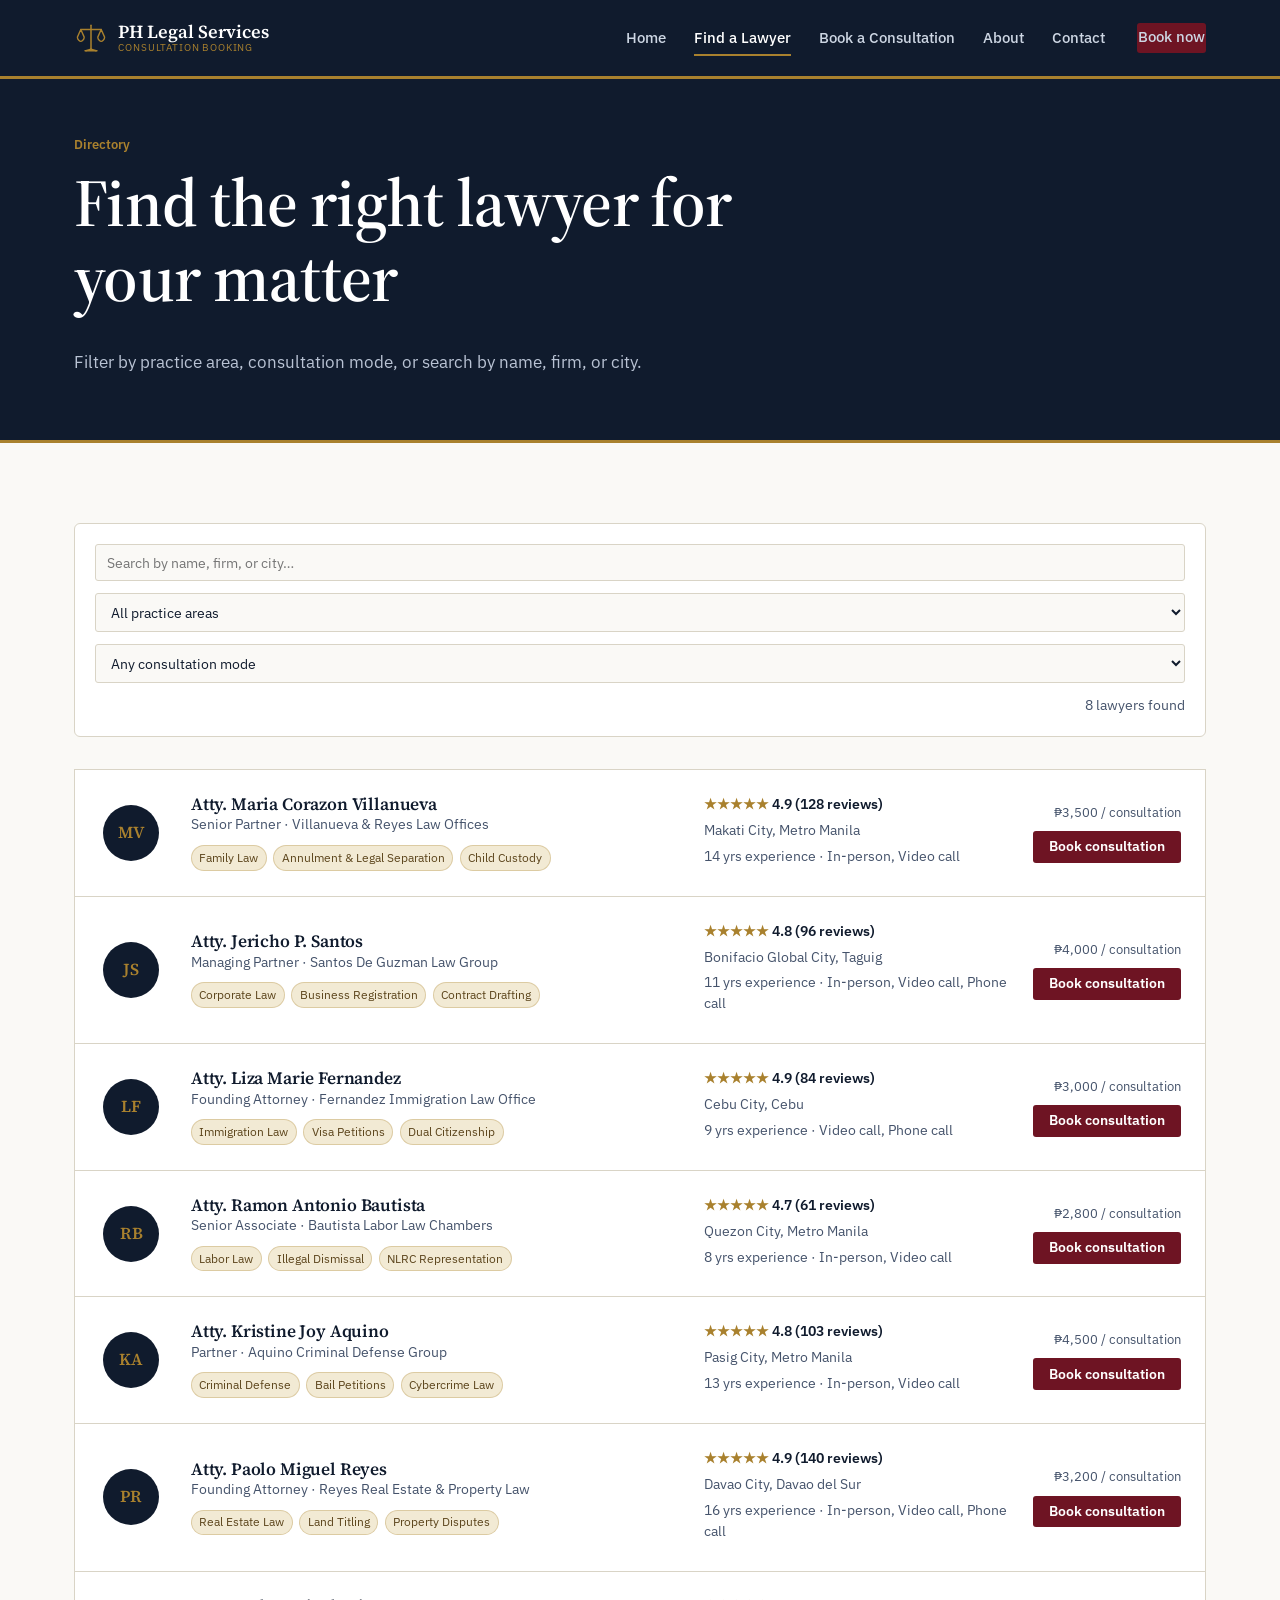
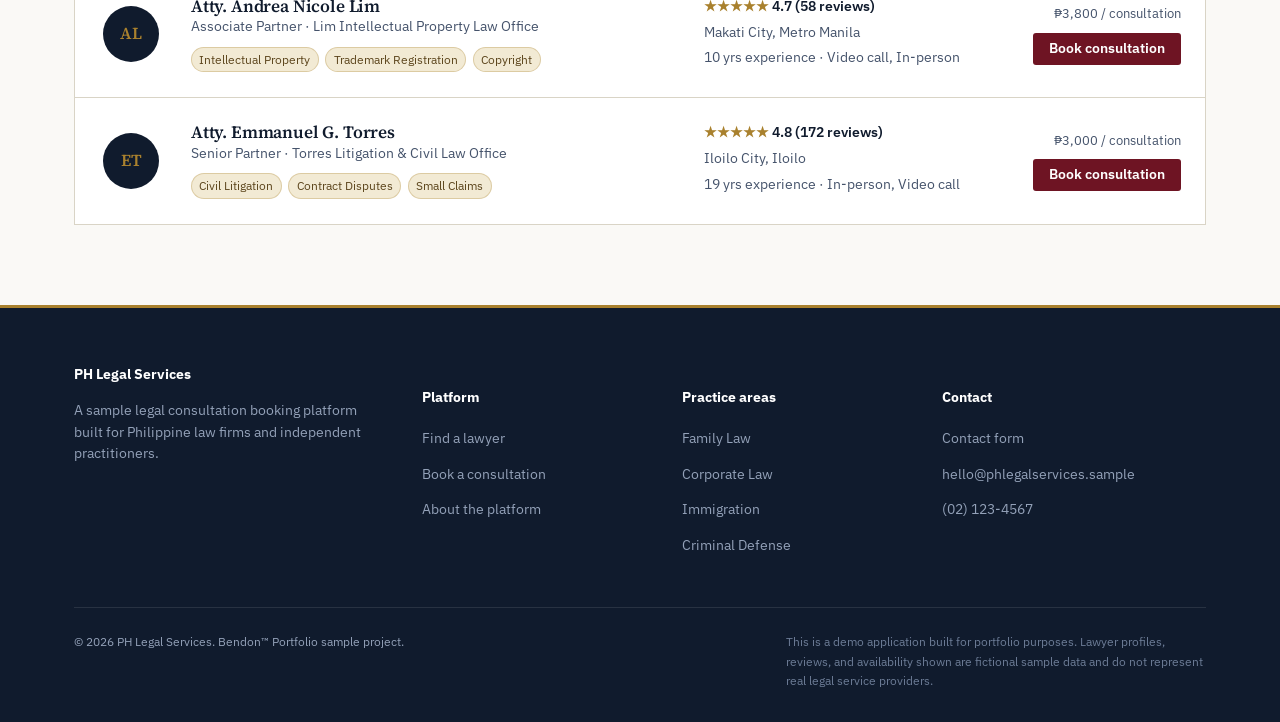
<file: lawyers.html>
<!DOCTYPE html>
<html lang="en">
<head>
<meta charset="UTF-8">
<meta name="viewport" content="width=device-width, initial-scale=1.0">
<title>Find a Lawyer — PH Legal Services</title>
<meta name="description" content="Browse licensed Philippine lawyers and law firms by practice area, city, and consultation mode.">
<link rel="preconnect" href="https://fonts.googleapis.com">
<link rel="preconnect" href="https://fonts.gstatic.com" crossorigin>
<link href="https://fonts.googleapis.com/css2?family=Source+Serif+4:wght@400;500;600;700&family=IBM+Plex+Sans:wght@400;500;600;700&family=IBM+Plex+Mono:wght@400;500&display=swap" rel="stylesheet">
<link rel="stylesheet" href="css/style.css">
</head>
<body>

<header class="site-header">
  <div class="container">
    <a href="index.html" class="brand">
      <svg class="brand-mark" viewBox="0 0 40 40" fill="none" xmlns="http://www.w3.org/2000/svg" aria-hidden="true">
        <path d="M20 5V33" stroke="#A9812E" stroke-width="1.8" stroke-linecap="round"/>
        <path d="M8 10H32" stroke="#A9812E" stroke-width="1.8" stroke-linecap="round"/>
        <path d="M8 10L4 19C4 22 7 24 8 24C9 24 12 22 12 19L8 10Z" stroke="#A9812E" stroke-width="1.6" stroke-linejoin="round"/>
        <path d="M32 10L28 19C28 22 31 24 32 24C33 24 36 22 36 19L32 10Z" stroke="#A9812E" stroke-width="1.6" stroke-linejoin="round"/>
        <path d="M13 35H27" stroke="#A9812E" stroke-width="1.8" stroke-linecap="round"/>
        <path d="M20 33L14 35" stroke="#A9812E" stroke-width="1.6" stroke-linecap="round"/>
        <path d="M20 33L26 35" stroke="#A9812E" stroke-width="1.6" stroke-linecap="round"/>
      </svg>
      <span class="brand-text">
        <span class="brand-name">PH Legal Services</span>
        <span class="brand-tag">CONSULTATION BOOKING</span>
      </span>
    </a>
    <nav class="main-nav" id="main-nav">
      <ul>
        <li><a href="index.html">Home</a></li>
        <li><a href="lawyers.html" aria-current="page">Find a Lawyer</a></li>
        <li><a href="booking.html">Book a Consultation</a></li>
        <li><a href="about.html">About</a></li>
        <li><a href="contact.html">Contact</a></li>
      </ul>
      <div class="nav-cta">
        <a href="booking.html" class="btn btn-primary btn-sm">Book now</a>
      </div>
    </nav>
    <button class="nav-toggle" aria-label="Toggle menu" aria-expanded="false">☰</button>
  </div>
</header>

<main>

  <section class="page-band">
    <div class="container">
      <span class="kicker">Directory</span>
      <h1 style="max-width:22ch; color:#fff;">Find the right lawyer for your matter</h1>
      <p>Filter by practice area, consultation mode, or search by name, firm, or city.</p>
    </div>
  </section>

  <section class="section">
    <div class="container">

      <div class="filters-bar">
        <input type="search" placeholder="Search by name, firm, or city…" aria-label="Search lawyers" data-filter-search>
        <select aria-label="Filter by specialty" data-filter-specialty>
          <option value="">All practice areas</option>
        </select>
        <select aria-label="Filter by consultation mode" data-filter-mode>
          <option value="">Any consultation mode</option>
          <option value="In-person">In-person</option>
          <option value="Video call">Video call</option>
          <option value="Phone call">Phone call</option>
        </select>
        <span class="filters-count" data-filter-count></span>
      </div>

      <div class="lawyer-list" data-lawyer-list></div>
      <div class="empty-state" data-empty-state style="display:none;">
        No lawyers match those filters. Try clearing the search or choosing a different practice area.
      </div>

    </div>
  </section>

</main>

<footer class="site-footer">
  <div class="container">
    <div class="footer-grid">
      <div class="footer-brand">
        <p><strong style="color:#fff;">PH Legal Services</strong></p>
        <p>A sample legal consultation booking platform built for Philippine law firms and independent practitioners.</p>
      </div>
      <div>
        <h5>Platform</h5>
        <ul>
          <li><a href="lawyers.html">Find a lawyer</a></li>
          <li><a href="booking.html">Book a consultation</a></li>
          <li><a href="about.html">About the platform</a></li>
        </ul>
      </div>
      <div>
        <h5>Practice areas</h5>
        <ul>
          <li><a href="lawyers.html">Family Law</a></li>
          <li><a href="lawyers.html">Corporate Law</a></li>
          <li><a href="lawyers.html">Immigration</a></li>
          <li><a href="lawyers.html">Criminal Defense</a></li>
        </ul>
      </div>
      <div>
        <h5>Contact</h5>
        <ul>
          <li><a href="contact.html">Contact form</a></li>
          <li><a href="mailto:hello@phlegalservices.sample">hello@phlegalservices.sample</a></li>
          <li><a href="tel:+6321234567">(02) 123-4567</a></li>
        </ul>
      </div>
    </div>
    <div class="footer-bottom">
      <span>© <span data-year></span> PH Legal Services. Bendon™ Portfolio sample project.</span>
      <span class="disclaimer">This is a demo application built for portfolio purposes. Lawyer profiles, reviews, and availability shown are fictional sample data and do not represent real legal service providers.</span>
    </div>
  </div>
</footer>

<script src="js/lawyers-data.js"></script>
<script src="js/main.js"></script>
<script src="js/directory.js"></script>
</body>
</html>
</file>
<file: css/style.css>
/* =========================================================================
   PH Legal Services — Style System
   Visual identity: "the ledger" — ruled paper, docket numbers, folder tabs.
   Palette drawn from PH judicial regalia: ink navy, maroon, muted brass.
   ========================================================================= */

:root {
  /* Color */
  --ink: #101b2d;
  --ink-2: #1b2a42;
  --ink-soft: #45536b;
  --paper: #faf9f6;
  --paper-raised: #ffffff;
  --paper-line: #e3ded0;
  --maroon: #6e1423;
  --maroon-dark: #52101a;
  --maroon-tint: #f5e7e6;
  --brass: #a9812e;
  --brass-tint: #f2ead4;
  --slate: #3c5068;
  --ok: #2f6e4e;
  --ok-tint: #e7f0ea;
  --line: #d9d4c6;
  --shadow-flat: 0 1px 0 rgba(16, 27, 45, 0.06);

  /* Type */
  --font-head: "Source Serif 4", Georgia, "Times New Roman", serif;
  --font-body: "IBM Plex Sans", "Segoe UI", Arial, sans-serif;

  /* Scale (major third-ish, tuned by hand) */
  --step-0: clamp(1rem, 0.96rem + 0.2vw, 1.0625rem);
  --step-1: clamp(1.2rem, 1.1rem + 0.4vw, 1.35rem);
  --step-2: clamp(1.5rem, 1.35rem + 0.7vw, 1.85rem);
  --step-3: clamp(2rem, 1.7rem + 1.4vw, 2.75rem);
  --step-4: clamp(2.75rem, 2.2rem + 2.6vw, 4.2rem);

  --radius-sm: 3px;
  --radius-md: 6px;
  --content-max: 1180px;
}

* {
  box-sizing: border-box;
}

html {
  scroll-behavior: smooth;
}

@media (prefers-reduced-motion: reduce) {
  html {
    scroll-behavior: auto;
  }
  * {
    animation-duration: 0.001ms !important;
    animation-iteration-count: 1 !important;
    transition-duration: 0.001ms !important;
  }
}

body {
  margin: 0;
  background: var(--paper);
  color: var(--ink);
  font-family: var(--font-body);
  font-size: var(--step-0);
  line-height: 1.55;
  -webkit-font-smoothing: antialiased;
}

h1, h2, h3, h4 {
  font-family: var(--font-head);
  font-weight: 600;
  line-height: 1.12;
  margin: 0 0 0.5em;
  color: var(--ink);
  letter-spacing: -0.01em;
}

h1 { font-size: var(--step-4); }
h2 { font-size: var(--step-3); }
h3 { font-size: var(--step-2); }
h4 { font-size: var(--step-1); font-family: var(--font-body); font-weight: 600; }

p { margin: 0 0 1em; max-width: 62ch; }
p.wide { max-width: none; }

a {
  color: var(--maroon);
  text-decoration-thickness: 1px;
  text-underline-offset: 0.15em;
}
a:hover { color: var(--maroon-dark); }

img { max-width: 100%; display: block; }

:focus-visible {
  outline: 2px solid var(--brass);
  outline-offset: 3px;
}

.container {
  width: 100%;
  max-width: var(--content-max);
  margin: 0 auto;
  padding: 0 1.5rem;
}

.visually-hidden {
  position: absolute;
  width: 1px; height: 1px;
  overflow: hidden;
  clip: rect(0 0 0 0);
  white-space: nowrap;
}

/* -------------------------------------------------------------------------
   Buttons
   ------------------------------------------------------------------------- */

.btn {
  display: inline-flex;
  align-items: center;
  gap: 0.5em;
  font-family: var(--font-body);
  font-size: 0.95rem;
  font-weight: 600;
  padding: 0.85em 1.5em;
  border-radius: var(--radius-sm);
  border: 1px solid transparent;
  cursor: pointer;
  text-decoration: none;
  line-height: 1;
  transition: background-color 150ms ease, color 150ms ease, border-color 150ms ease, transform 100ms ease;
}
.btn:active { transform: translateY(1px); }

.btn-primary {
  background: var(--maroon);
  color: #fff;
}
.btn-primary:hover { background: var(--maroon-dark); color: #fff; }

.btn-ghost {
  background: transparent;
  color: var(--ink);
  border-color: var(--line);
}
.btn-ghost:hover { border-color: var(--ink); }

.hero .btn-ghost {
  color: #eef1f6;
  border-color: #3a4a63;
}
.hero .btn-ghost:hover {
  border-color: #eef1f6;
  background: rgba(255, 255, 255, 0.06);
}
.btn-ghost:hover { border-color: var(--ink); }

.btn-brass {
  background: var(--brass);
  color: #26200f;
}
.btn-brass:hover { background: #8f6c25; color: #fff; }

.btn-block { width: 100%; justify-content: center; }
.btn-sm { padding: 0.6em 1.1em; font-size: 0.85rem; }
.btn[disabled] { opacity: 0.55; cursor: not-allowed; }

/* -------------------------------------------------------------------------
   Header / navigation — the "docket rail"
   ------------------------------------------------------------------------- */

.site-header {
  position: sticky;
  top: 0;
  z-index: 40;
  background: var(--ink);
  border-bottom: 3px solid var(--brass);
}

.site-header .container {
  display: flex;
  align-items: center;
  justify-content: space-between;
  height: 76px;
}

.brand {
  display: flex;
  align-items: center;
  gap: 0.65rem;
  text-decoration: none;
  color: #fff;
}
.brand:hover { color: #fff; }
.brand-mark { width: 34px; height: 34px; flex-shrink: 0; }
.brand-text { display: flex; flex-direction: column; line-height: 1.1; }
.brand-name { font-family: var(--font-head); font-size: 1.15rem; font-weight: 600; }
.brand-tag { font-size: 0.65rem; letter-spacing: 0.08em; color: var(--brass); }

.main-nav {
  display: flex;
  align-items: center;
  gap: 2rem;
}
.main-nav ul {
  display: flex;
  gap: 1.75rem;
  list-style: none;
  margin: 0; padding: 0;
}
.main-nav a {
  color: #cdd6e3;
  text-decoration: none;
  font-size: 0.92rem;
  font-weight: 500;
  padding: 0.4rem 0;
  border-bottom: 2px solid transparent;
}
.main-nav a:hover,
.main-nav a[aria-current="page"] {
  color: #fff;
  border-bottom-color: var(--brass);
}

.nav-cta { display: flex; align-items: center; gap: 0.9rem; }

.nav-toggle {
  display: none;
  background: transparent;
  border: 1px solid #3a4a63;
  border-radius: var(--radius-sm);
  padding: 0.4rem 0.6rem;
  color: #fff;
}

@media (max-width: 860px) {
  .main-nav { display: none; }
  .nav-toggle { display: inline-flex; }
  .main-nav.is-open {
    display: flex;
    position: absolute;
    top: 76px; left: 0; right: 0;
    background: var(--ink);
    border-bottom: 3px solid var(--brass);
    padding: 1rem 1.5rem 1.5rem;
    flex-direction: column;
    align-items: stretch;
  }
  .main-nav.is-open ul {
    flex-direction: column;
    gap: 0.25rem;
  }
  .main-nav.is-open .nav-cta {
    margin-top: 1rem;
    flex-direction: column;
    align-items: stretch;
  }
}

/* -------------------------------------------------------------------------
   Hero — docket number as the bold moment
   ------------------------------------------------------------------------- */

.hero {
  background: var(--ink);
  color: #eef1f6;
  position: relative;
  overflow: hidden;
  border-bottom: 1px solid var(--ink-2);
}

.hero .container {
  display: grid;
  grid-template-columns: 1.15fr 0.85fr;
  gap: 3rem;
  align-items: center;
  padding-top: 4.5rem;
  padding-bottom: 4rem;
}

.docket-tag {
  display: inline-flex;
  align-items: center;
  gap: 0.6rem;
  font-family: "IBM Plex Mono", ui-monospace, Menlo, monospace;
  font-size: 0.78rem;
  color: var(--brass);
  border: 1px solid rgba(169, 129, 46, 0.5);
  padding: 0.35em 0.8em;
  border-radius: 999px;
  margin-bottom: 1.4rem;
}
.docket-tag .dot {
  width: 6px; height: 6px; border-radius: 50%;
  background: var(--ok);
  box-shadow: 0 0 0 3px rgba(47, 110, 78, 0.25);
}

.hero h1 {
  color: #fff;
  font-size: var(--step-4);
  max-width: 14ch;
}
.hero .lede {
  color: #b9c3d4;
  font-size: 1.15rem;
  max-width: 46ch;
  margin-bottom: 2rem;
}

.hero-actions {
  display: flex;
  gap: 1rem;
  flex-wrap: wrap;
  margin-bottom: 2.5rem;
}

.hero-stats {
  display: flex;
  gap: 2.2rem;
  border-top: 1px solid rgba(255,255,255,0.12);
  padding-top: 1.5rem;
}
.hero-stats .stat-num {
  font-family: var(--font-head);
  font-size: 1.7rem;
  color: #fff;
  display: block;
}
.hero-stats .stat-label {
  font-size: 0.78rem;
  color: #93a1b8;
}

/* the docket file visual */
.docket-file {
  background: var(--paper-raised);
  color: var(--ink);
  border-radius: var(--radius-md);
  padding: 1.75rem 1.75rem 1.5rem;
  position: relative;
  box-shadow: 0 24px 60px -20px rgba(0,0,0,0.55);
  transform: rotate(1.2deg);
}
.docket-file::before {
  content: "";
  position: absolute;
  top: 14px; left: -10px;
  width: 46px; height: 26px;
  background: var(--brass);
  clip-path: polygon(0 0, 100% 0, 82% 100%, 0% 100%);
}
.docket-file .df-head {
  display: flex;
  justify-content: space-between;
  align-items: baseline;
  border-bottom: 1px dashed var(--paper-line);
  padding-bottom: 0.75rem;
  margin-bottom: 0.9rem;
}
.docket-file .df-no {
  font-family: "IBM Plex Mono", ui-monospace, monospace;
  font-size: 0.75rem;
  color: var(--ink-soft);
}
.docket-file .df-status {
  font-size: 0.72rem;
  font-weight: 600;
  color: var(--ok);
  background: var(--ok-tint);
  padding: 0.2em 0.6em;
  border-radius: 999px;
}
.df-row {
  display: flex;
  justify-content: space-between;
  padding: 0.55rem 0;
  border-bottom: 1px solid var(--paper-line);
  font-size: 0.9rem;
}
.df-row:last-of-type { border-bottom: none; }
.df-row .k { color: var(--ink-soft); }
.df-row .v { font-weight: 600; text-align: right; }

/* -------------------------------------------------------------------------
   Ruled paper section on the marketing pages
   ------------------------------------------------------------------------- */

.section {
  padding: 5rem 0;
}
.section-tight { padding: 3rem 0; }
.section-ruled {
  background-image: repeating-linear-gradient(
    to bottom,
    transparent, transparent 43px, var(--paper-line) 44px
  );
}
.section-ink {
  background: var(--ink);
  color: #dfe4ec;
}
.section-ink h2, .section-ink h3 { color: #fff; }
.section-ink p { color: #b9c3d4; }

.section-head {
  max-width: 640px;
  margin-bottom: 3rem;
}
.section-head .kicker {
  color: var(--maroon);
  font-weight: 600;
  font-size: 0.85rem;
  display: block;
  margin-bottom: 0.6rem;
}
.section-ink .section-head .kicker { color: var(--brass); }

/* -------------------------------------------------------------------------
   Practice areas
   ------------------------------------------------------------------------- */

.areas-grid {
  display: grid;
  grid-template-columns: repeat(4, 1fr);
  gap: 1px;
  background: var(--line);
  border: 1px solid var(--line);
}
.area-card {
  background: var(--paper-raised);
  padding: 1.75rem 1.5rem;
  min-height: 168px;
  display: flex;
  flex-direction: column;
  gap: 0.75rem;
}
.area-card .area-icon { width: 30px; height: 30px; color: var(--maroon); }
.area-card h4 { margin-bottom: 0.2rem; }
.area-card p { font-size: 0.88rem; margin-bottom: 0; color: var(--ink-soft); }

@media (max-width: 960px) {
  .areas-grid { grid-template-columns: repeat(2, 1fr); }
}
@media (max-width: 560px) {
  .areas-grid { grid-template-columns: 1fr; }
}

/* -------------------------------------------------------------------------
   Numbered process (a real sequence — booking steps)
   ------------------------------------------------------------------------- */

.process-list {
  list-style: none;
  margin: 0; padding: 0;
  counter-reset: step;
  border-top: 1px solid var(--paper-line);
}
.process-list li {
  counter-increment: step;
  display: grid;
  grid-template-columns: 64px 1fr;
  gap: 1.5rem;
  padding: 1.75rem 0;
  border-bottom: 1px solid var(--paper-line);
  align-items: start;
}
.process-list li::before {
  content: counter(step, decimal-leading-zero);
  font-family: var(--font-head);
  font-size: 1.6rem;
  color: var(--brass);
}
.process-list h4 { margin-bottom: 0.3rem; }
.process-list p { margin-bottom: 0; color: var(--ink-soft); }

/* -------------------------------------------------------------------------
   Lawyer directory — "folder tab" list instead of shadow cards
   ------------------------------------------------------------------------- */

.filters-bar {
  display: flex;
  flex-wrap: wrap;
  gap: 0.75rem;
  align-items: center;
  padding: 1.25rem;
  background: var(--paper-raised);
  border: 1px solid var(--line);
  border-radius: var(--radius-md);
  margin-bottom: 2rem;
}
.filters-bar select,
.filters-bar input[type="search"] {
  font-family: var(--font-body);
  font-size: 0.88rem;
  padding: 0.6em 0.8em;
  border: 1px solid var(--line);
  border-radius: var(--radius-sm);
  background: var(--paper);
  color: var(--ink);
  min-width: 170px;
}
.filters-bar input[type="search"] { min-width: 220px; flex-grow: 1; }
.filters-count { font-size: 0.85rem; color: var(--ink-soft); margin-left: auto; white-space: nowrap; }

.lawyer-list {
  display: flex;
  flex-direction: column;
  gap: 1px;
  background: var(--line);
  border: 1px solid var(--line);
}

.lawyer-row {
  background: var(--paper-raised);
  display: grid;
  grid-template-columns: 64px 1.6fr 1fr auto;
  gap: 1.5rem;
  align-items: center;
  padding: 1.5rem;
  border-left: 4px solid transparent;
  transition: border-color 150ms ease, background-color 150ms ease;
}
.lawyer-row:hover {
  border-left-color: var(--maroon);
  background: #fffdf9;
}

.avatar-mono {
  width: 56px; height: 56px;
  border-radius: 50%;
  background: var(--ink);
  color: var(--brass);
  font-family: var(--font-head);
  font-weight: 600;
  font-size: 1.05rem;
  display: flex; align-items: center; justify-content: center;
  flex-shrink: 0;
}

.lawyer-main .name-line {
  display: flex;
  align-items: baseline;
  gap: 0.6rem;
  flex-wrap: wrap;
}
.lawyer-main h3, .lawyer-main h4 {
  margin: 0;
  font-size: 1.08rem;
  font-family: var(--font-head);
}
.lawyer-main .role { color: var(--ink-soft); font-size: 0.85rem; }
.lawyer-main .firm { color: var(--maroon); font-size: 0.85rem; font-weight: 600; margin-top: 0.15rem; }
.tag-row {
  display: flex; flex-wrap: wrap; gap: 0.4rem;
  margin-top: 0.6rem;
}
.tag {
  font-size: 0.72rem;
  padding: 0.25em 0.65em;
  border-radius: 999px;
  background: var(--brass-tint);
  color: #5c451c;
  border: 1px solid rgba(169,129,46,0.3);
}

.lawyer-meta { font-size: 0.85rem; color: var(--ink-soft); }
.lawyer-meta .rating { color: var(--ink); font-weight: 600; }
.lawyer-meta .rating .star { color: var(--brass); }
.lawyer-meta div { margin-bottom: 0.3rem; }

.lawyer-cta { display: flex; flex-direction: column; gap: 0.5rem; align-items: stretch; min-width: 140px; }
.lawyer-cta .rate { font-size: 0.82rem; color: var(--ink-soft); text-align: right; }

@media (max-width: 860px) {
  .lawyer-row {
    grid-template-columns: 56px 1fr;
    grid-template-areas:
      "avatar main"
      "meta meta"
      "cta cta";
  }
  .avatar-mono { grid-area: avatar; }
  .lawyer-main { grid-area: main; }
  .lawyer-meta { grid-area: meta; display: flex; gap: 1.25rem; flex-wrap: wrap; }
  .lawyer-cta { grid-area: cta; flex-direction: row; }
}

.empty-state {
  padding: 3rem 1.5rem;
  text-align: center;
  color: var(--ink-soft);
  border: 1px dashed var(--line);
  border-radius: var(--radius-md);
}

/* -------------------------------------------------------------------------
   Booking flow (ticket / stub styled)
   ------------------------------------------------------------------------- */

.booking-shell {
  display: grid;
  grid-template-columns: 1.5fr 1fr;
  gap: 2.5rem;
  align-items: start;
}
@media (max-width: 980px) {
  .booking-shell { grid-template-columns: 1fr; }
}

.stepper {
  display: flex;
  list-style: none;
  margin: 0 0 2.5rem;
  padding: 0;
  counter-reset: bstep;
}
.stepper li {
  counter-increment: bstep;
  flex: 1;
  text-align: center;
  position: relative;
  font-size: 0.8rem;
  color: var(--ink-soft);
  padding-top: 2.4rem;
}
.stepper li::before {
  content: counter(bstep);
  position: absolute;
  top: 0; left: 50%;
  transform: translateX(-50%);
  width: 32px; height: 32px;
  border-radius: 50%;
  background: var(--paper-raised);
  border: 2px solid var(--line);
  display: flex; align-items: center; justify-content: center;
  font-family: var(--font-head);
  color: var(--ink-soft);
  z-index: 2;
}
.stepper li::after {
  content: "";
  position: absolute;
  top: 16px; left: -50%;
  width: 100%; height: 2px;
  background: var(--line);
  z-index: 1;
}
.stepper li:first-child::after { display: none; }
.stepper li.is-active,
.stepper li.is-done { color: var(--ink); font-weight: 600; }
.stepper li.is-active::before,
.stepper li.is-done::before {
  border-color: var(--maroon);
  color: var(--maroon);
  background: var(--maroon-tint);
}
.stepper li.is-done::before { content: "✓"; background: var(--maroon); color: #fff; }

.form-card {
  background: var(--paper-raised);
  border: 1px solid var(--line);
  border-radius: var(--radius-md);
  padding: 2rem;
}
.form-panel { display: none; }
.form-panel.is-active { display: block; }

.field-group { margin-bottom: 1.4rem; }
.field-group label {
  display: block;
  font-size: 0.85rem;
  font-weight: 600;
  margin-bottom: 0.4rem;
}
.field-hint { font-size: 0.78rem; color: var(--ink-soft); margin-top: 0.35rem; }
.field-row { display: grid; grid-template-columns: 1fr 1fr; gap: 1.25rem; }
@media (max-width: 560px) { .field-row { grid-template-columns: 1fr; } }

input[type="text"],
input[type="email"],
input[type="tel"],
input[type="date"],
input[type="time"],
select,
textarea {
  width: 100%;
  font-family: var(--font-body);
  font-size: 0.95rem;
  padding: 0.75em 0.9em;
  border: 1px solid var(--line);
  border-radius: var(--radius-sm);
  background: var(--paper);
  color: var(--ink);
}
textarea { resize: vertical; min-height: 100px; }
input:focus, select:focus, textarea:focus {
  border-color: var(--maroon);
}
.field-error {
  display: none;
  font-size: 0.78rem;
  color: var(--maroon);
  margin-top: 0.35rem;
}
.field-group.has-error input,
.field-group.has-error select,
.field-group.has-error textarea {
  border-color: var(--maroon);
}
.field-group.has-error .field-error { display: block; }

.mode-options { display: flex; gap: 0.75rem; flex-wrap: wrap; }
.mode-options input { position: absolute; opacity: 0; }
.mode-options label {
  border: 1px solid var(--line);
  border-radius: 999px;
  padding: 0.5em 1.1em;
  font-size: 0.85rem;
  font-weight: 500;
  cursor: pointer;
  margin: 0;
}
.mode-options input:checked + label,
.mode-options input:focus-visible + label {
  border-color: var(--maroon);
  background: var(--maroon-tint);
  color: var(--maroon-dark);
}

.slot-grid {
  display: grid;
  grid-template-columns: repeat(auto-fill, minmax(96px, 1fr));
  gap: 0.6rem;
}
.slot-btn {
  font-family: var(--font-body);
  font-size: 0.85rem;
  padding: 0.6em 0.5em;
  border: 1px solid var(--line);
  border-radius: var(--radius-sm);
  background: var(--paper);
  cursor: pointer;
}
.slot-btn:hover { border-color: var(--slate); }
.slot-btn.is-selected {
  border-color: var(--maroon);
  background: var(--maroon);
  color: #fff;
}
.slot-btn[disabled] {
  opacity: 0.35;
  text-decoration: line-through;
  cursor: not-allowed;
}

.form-actions {
  display: flex;
  justify-content: space-between;
  margin-top: 2rem;
  padding-top: 1.5rem;
  border-top: 1px solid var(--paper-line);
}

/* summary / receipt card */
.receipt {
  background: var(--ink);
  color: #eef1f6;
  border-radius: var(--radius-md);
  padding: 1.75rem;
  position: sticky;
  top: 96px;
}
.receipt h4 { color: #fff; }
.receipt .r-row {
  display: flex;
  justify-content: space-between;
  gap: 1rem;
  padding: 0.65rem 0;
  border-bottom: 1px dashed rgba(255,255,255,0.15);
  font-size: 0.88rem;
}
.receipt .r-row .k { color: #93a1b8; }
.receipt .r-row .v { text-align: right; font-weight: 600; }
.receipt .r-total {
  display: flex; justify-content: space-between;
  margin-top: 1rem;
  font-family: var(--font-head);
  font-size: 1.15rem;
}
.receipt .r-note {
  margin-top: 1.25rem;
  font-size: 0.78rem;
  color: #93a1b8;
}

.confirm-panel {
  text-align: center;
  padding: 2rem 0;
}
.confirm-badge {
  width: 64px; height: 64px;
  border-radius: 50%;
  background: var(--ok-tint);
  color: var(--ok);
  display: flex; align-items: center; justify-content: center;
  margin: 0 auto 1.5rem;
}
.confirm-code {
  font-family: "IBM Plex Mono", ui-monospace, monospace;
  font-size: 1.3rem;
  letter-spacing: 0.05em;
  color: var(--maroon);
  display: block;
  margin: 0.5rem 0 1.5rem;
}

/* -------------------------------------------------------------------------
   Testimonials
   ------------------------------------------------------------------------- */

.testimonial-grid {
  display: grid;
  grid-template-columns: repeat(3, 1fr);
}
.testimonial {
  padding: 2rem;
  background: var(--ink-2);
  border-left: 1px solid rgba(255, 255, 255, 0.1);
}
.testimonial:first-child {
  border-left: none;
}
.testimonial .stars { color: var(--brass); margin-bottom: 0.75rem; letter-spacing: 0.1em; }
.testimonial p { color: #dfe4ec; font-size: 0.95rem; }
.testimonial footer { font-size: 0.82rem; color: #93a1b8; margin-top: 1rem; }
.testimonial footer strong { color: #fff; display: block; }

@media (max-width: 860px) {
  .testimonial-grid { grid-template-columns: 1fr; }
  .testimonial {
    border-left: none;
    border-top: 1px solid rgba(255, 255, 255, 0.1);
  }
  .testimonial:first-child {
    border-top: none;
  }
}

/* -------------------------------------------------------------------------
   About / contact page bits
   ------------------------------------------------------------------------- */

.split-hero {
  display: grid;
  grid-template-columns: 1fr 1fr;
  gap: 3rem;
  align-items: center;
}
@media (max-width: 860px) { .split-hero { grid-template-columns: 1fr; } }

.stat-strip {
  display: grid;
  grid-template-columns: repeat(4, 1fr);
  border-top: 1px solid var(--paper-line);
  border-bottom: 1px solid var(--paper-line);
}
.stat-strip div {
  padding: 1.75rem 1rem;
  text-align: center;
  border-left: 1px solid var(--paper-line);
}
.stat-strip div:first-child { border-left: none; }
.stat-strip .stat-num {
  font-family: var(--font-head);
  font-size: 1.9rem;
  color: var(--maroon);
  display: block;
}
.stat-strip .stat-label { font-size: 0.8rem; color: var(--ink-soft); }
@media (max-width: 700px) {
  .stat-strip { grid-template-columns: repeat(2, 1fr); }
  .stat-strip div:nth-child(3) { border-left: none; }
}

.contact-grid {
  display: grid;
  grid-template-columns: 0.9fr 1.1fr;
  gap: 3rem;
}
@media (max-width: 900px) { .contact-grid { grid-template-columns: 1fr; } }

.contact-info-item {
  display: flex;
  gap: 1rem;
  padding: 1.25rem 0;
  border-bottom: 1px solid var(--paper-line);
}
.contact-info-item .ci-icon { width: 22px; height: 22px; color: var(--maroon); flex-shrink: 0; margin-top: 2px; }
.contact-info-item h4 { margin-bottom: 0.15rem; font-size: 0.95rem; }
.contact-info-item p { margin-bottom: 0; font-size: 0.88rem; color: var(--ink-soft); }

/* -------------------------------------------------------------------------
   Footer
   ------------------------------------------------------------------------- */

.site-footer {
  background: var(--ink);
  color: #93a1b8;
  border-top: 3px solid var(--brass);
  padding: 3.5rem 0 2rem;
}
.footer-grid {
  display: grid;
  grid-template-columns: 1.4fr 1fr 1fr 1.2fr;
  gap: 2.5rem;
  margin-bottom: 2.5rem;
}
@media (max-width: 860px) {
  .footer-grid { grid-template-columns: 1fr 1fr; }
}
.footer-grid h5 {
  color: #fff;
  font-size: 0.85rem;
  margin-bottom: 1rem;
  font-family: var(--font-body);
}
.footer-grid ul { list-style: none; margin: 0; padding: 0; }
.footer-grid li { margin-bottom: 0.6rem; }
.footer-grid a { color: #93a1b8; text-decoration: none; font-size: 0.88rem; }
.footer-grid a:hover { color: #fff; }
.footer-brand p { color: #93a1b8; font-size: 0.88rem; }
.footer-bottom {
  display: flex;
  justify-content: space-between;
  flex-wrap: wrap;
  gap: 1rem;
  border-top: 1px solid rgba(255,255,255,0.1);
  padding-top: 1.5rem;
  font-size: 0.78rem;
}
.footer-bottom .disclaimer { max-width: 60ch; color: #6c7c96; }

/* -------------------------------------------------------------------------
   Alerts / toast
   ------------------------------------------------------------------------- */

.alert {
  display: none;
  align-items: flex-start;
  gap: 0.75rem;
  padding: 1rem 1.1rem;
  border-radius: var(--radius-sm);
  font-size: 0.88rem;
  margin-bottom: 1.5rem;
}
.alert.is-visible { display: flex; }
.alert-error { background: var(--maroon-tint); color: var(--maroon-dark); border: 1px solid rgba(110,20,35,0.25); }
.alert-success { background: var(--ok-tint); color: var(--ok); border: 1px solid rgba(47,110,78,0.25); }

/* Page-level intro band used on interior pages */
.page-band {
  background: var(--ink);
  color: #fff;
  padding: 3.5rem 0 3rem;
  border-bottom: 3px solid var(--brass);
}
.page-band .kicker { color: var(--brass); font-size: 0.82rem; font-weight: 600; display: block; margin-bottom: 0.6rem; }
.page-band p { color: #b9c3d4; max-width: 60ch; }
</file>
